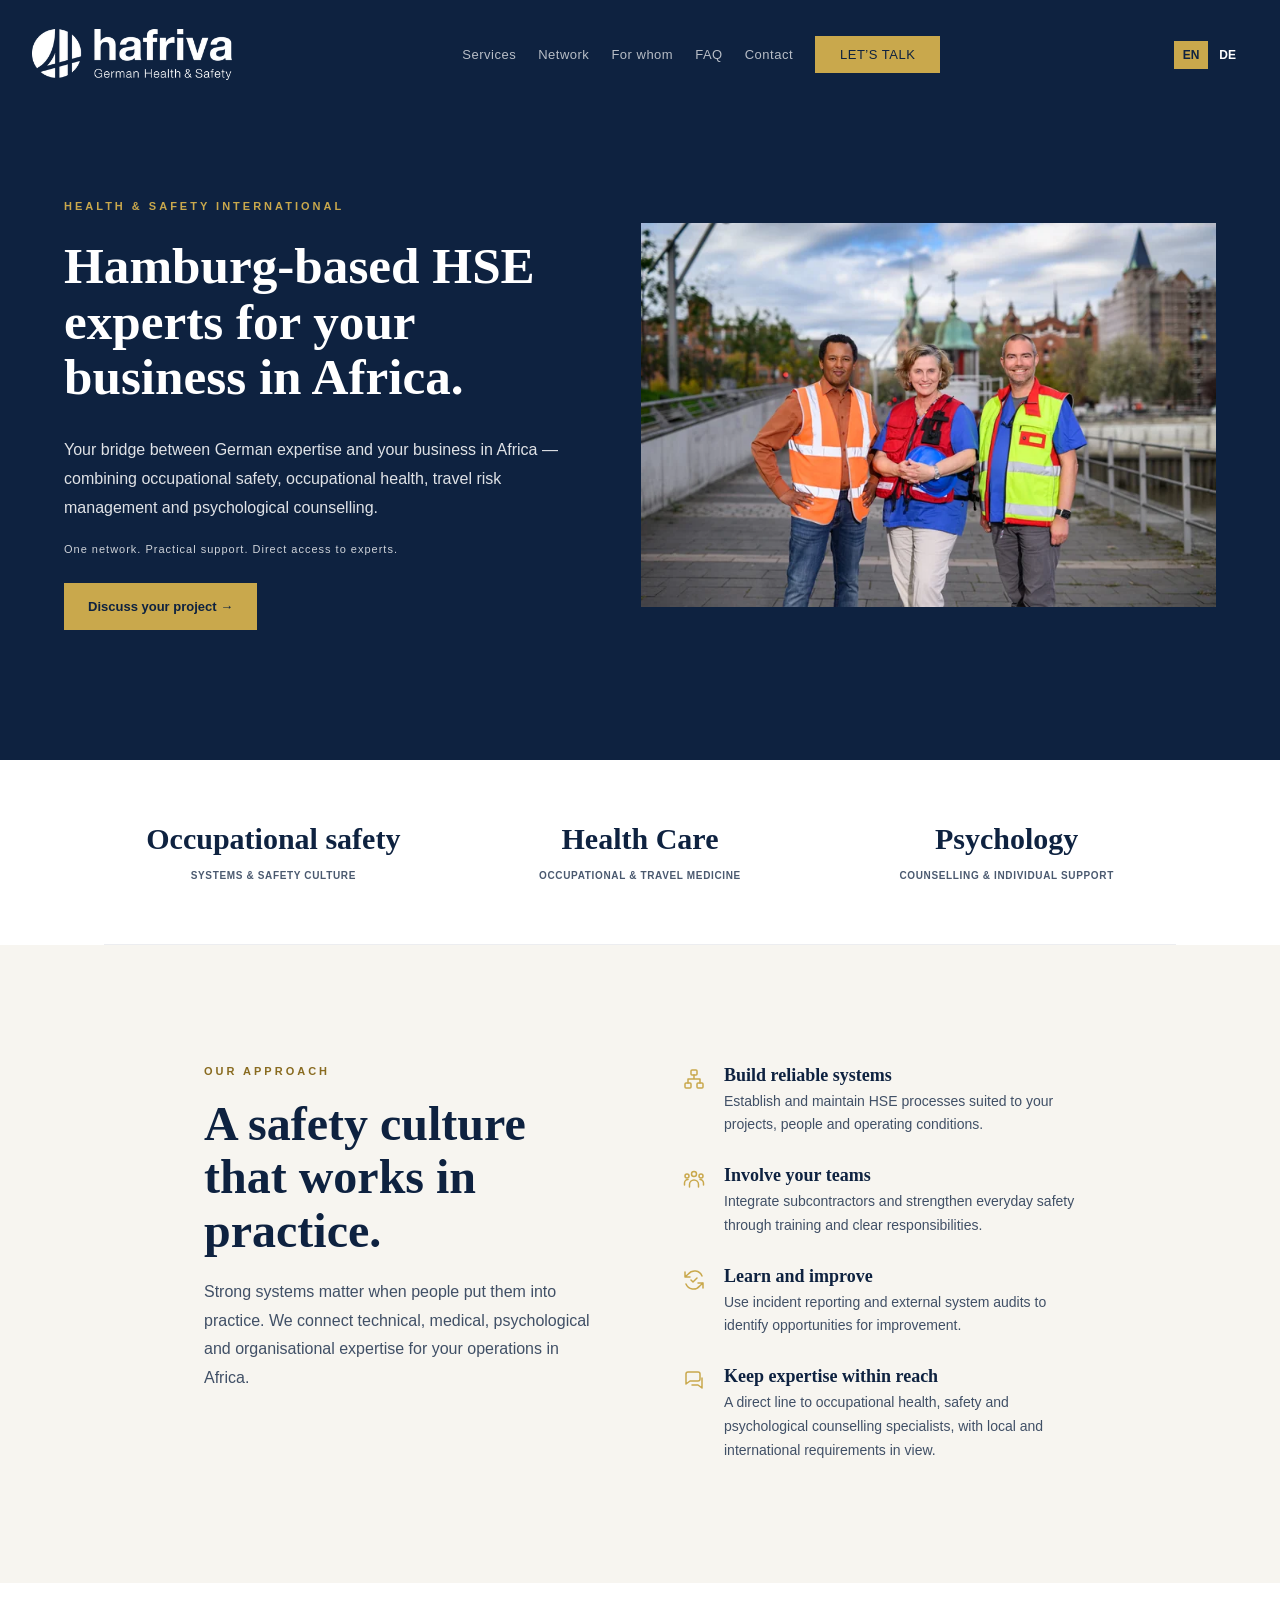
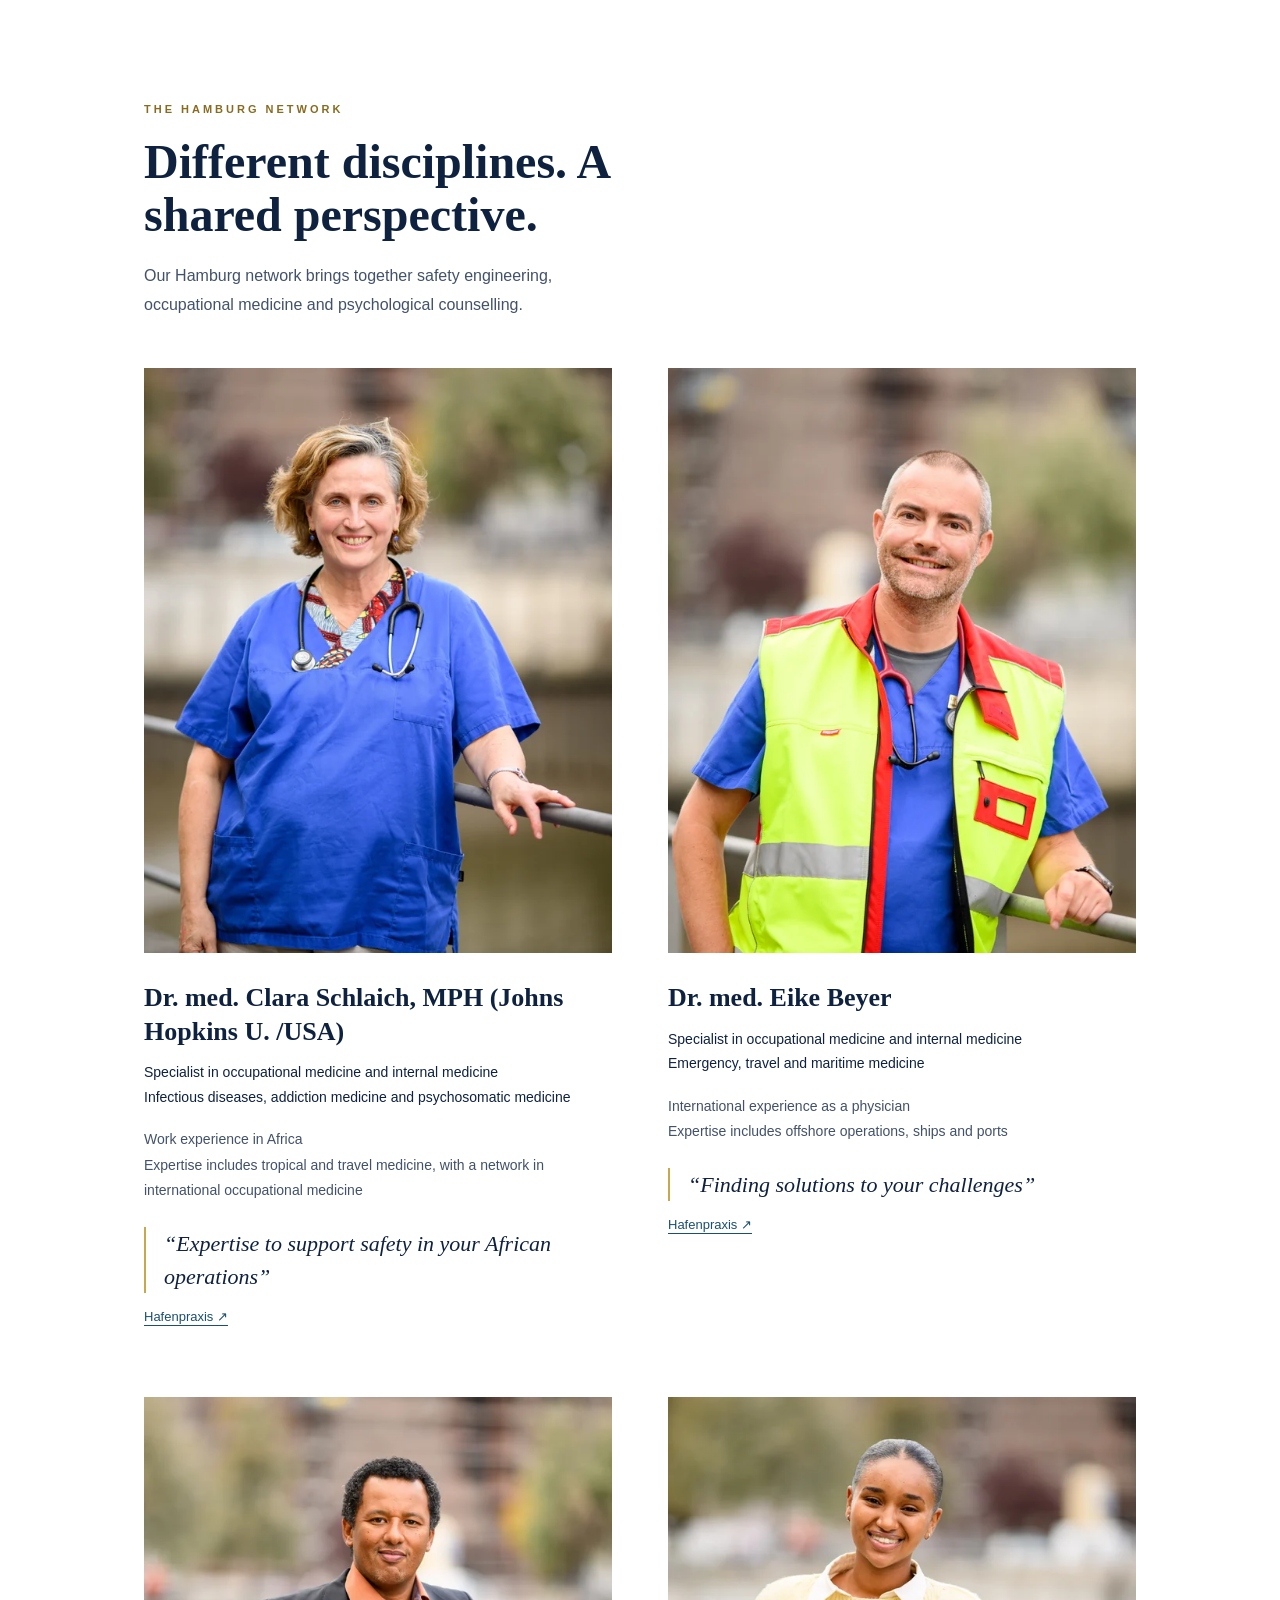
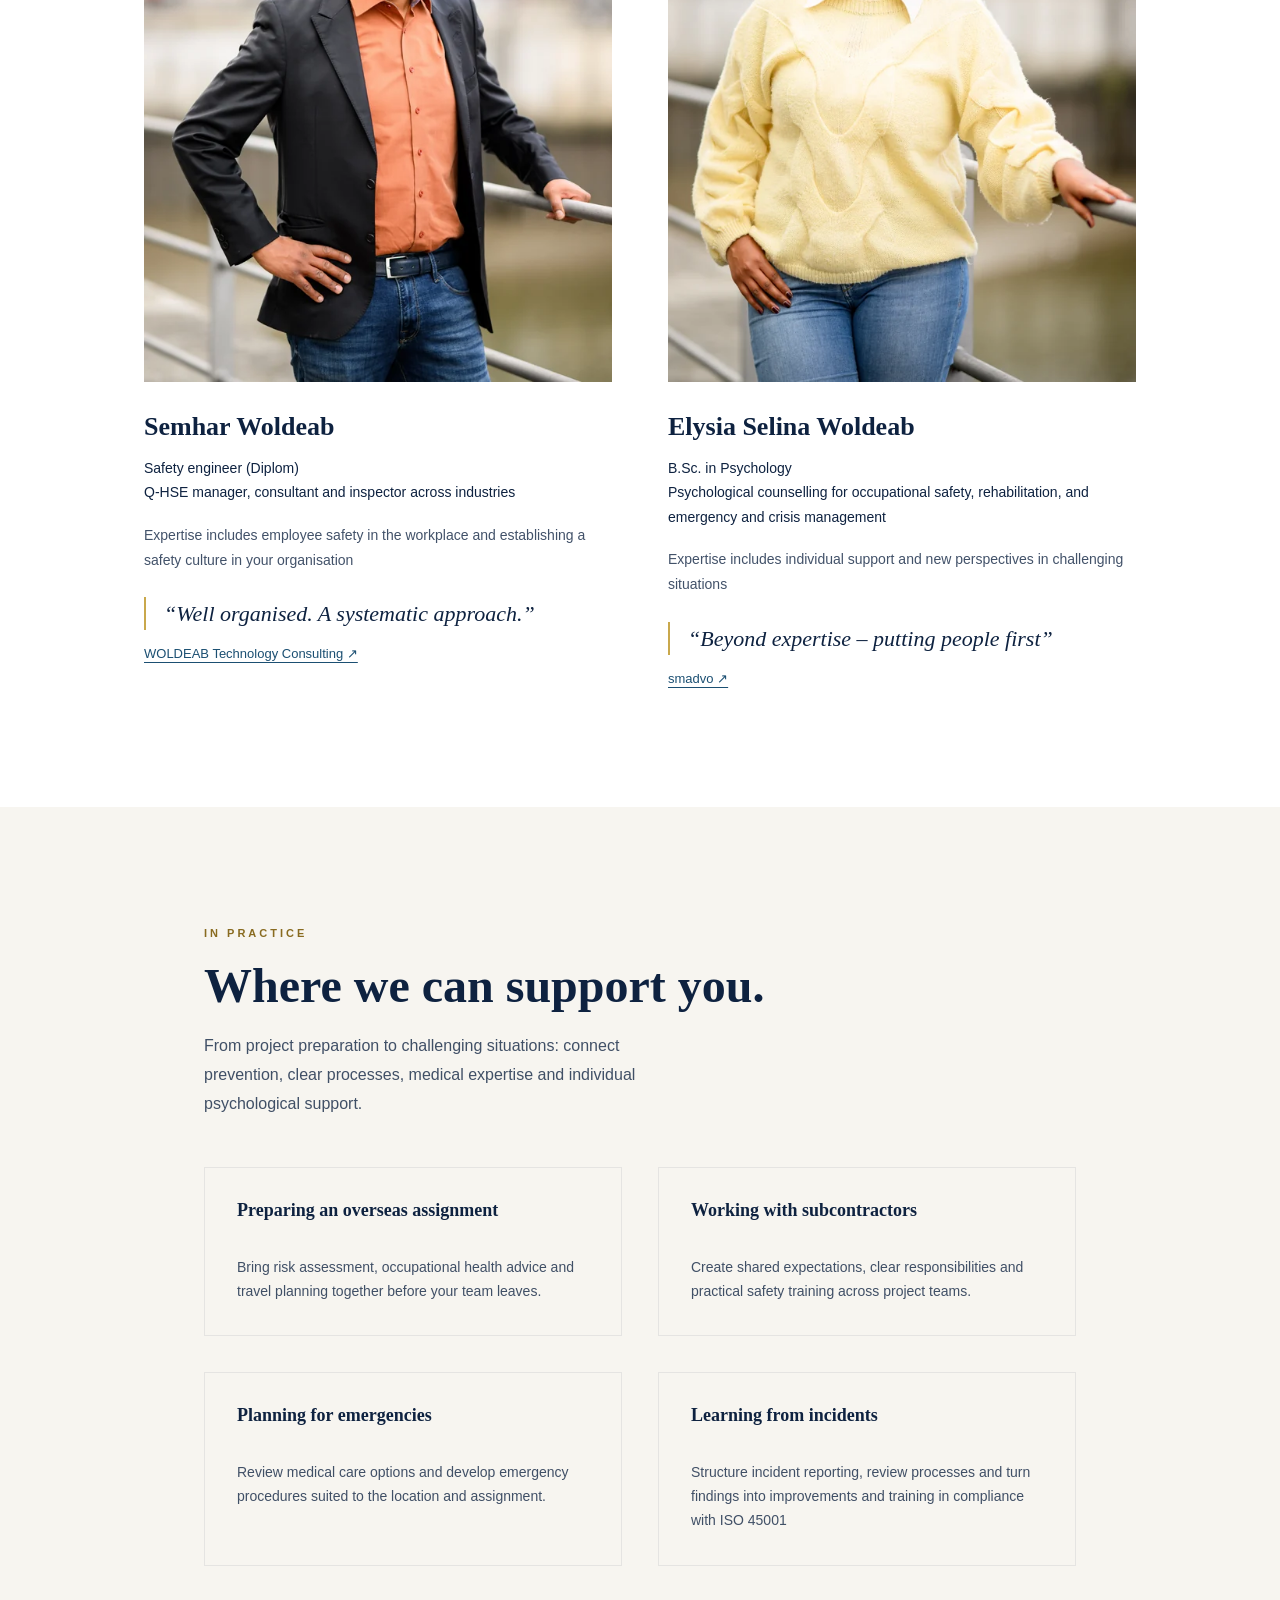
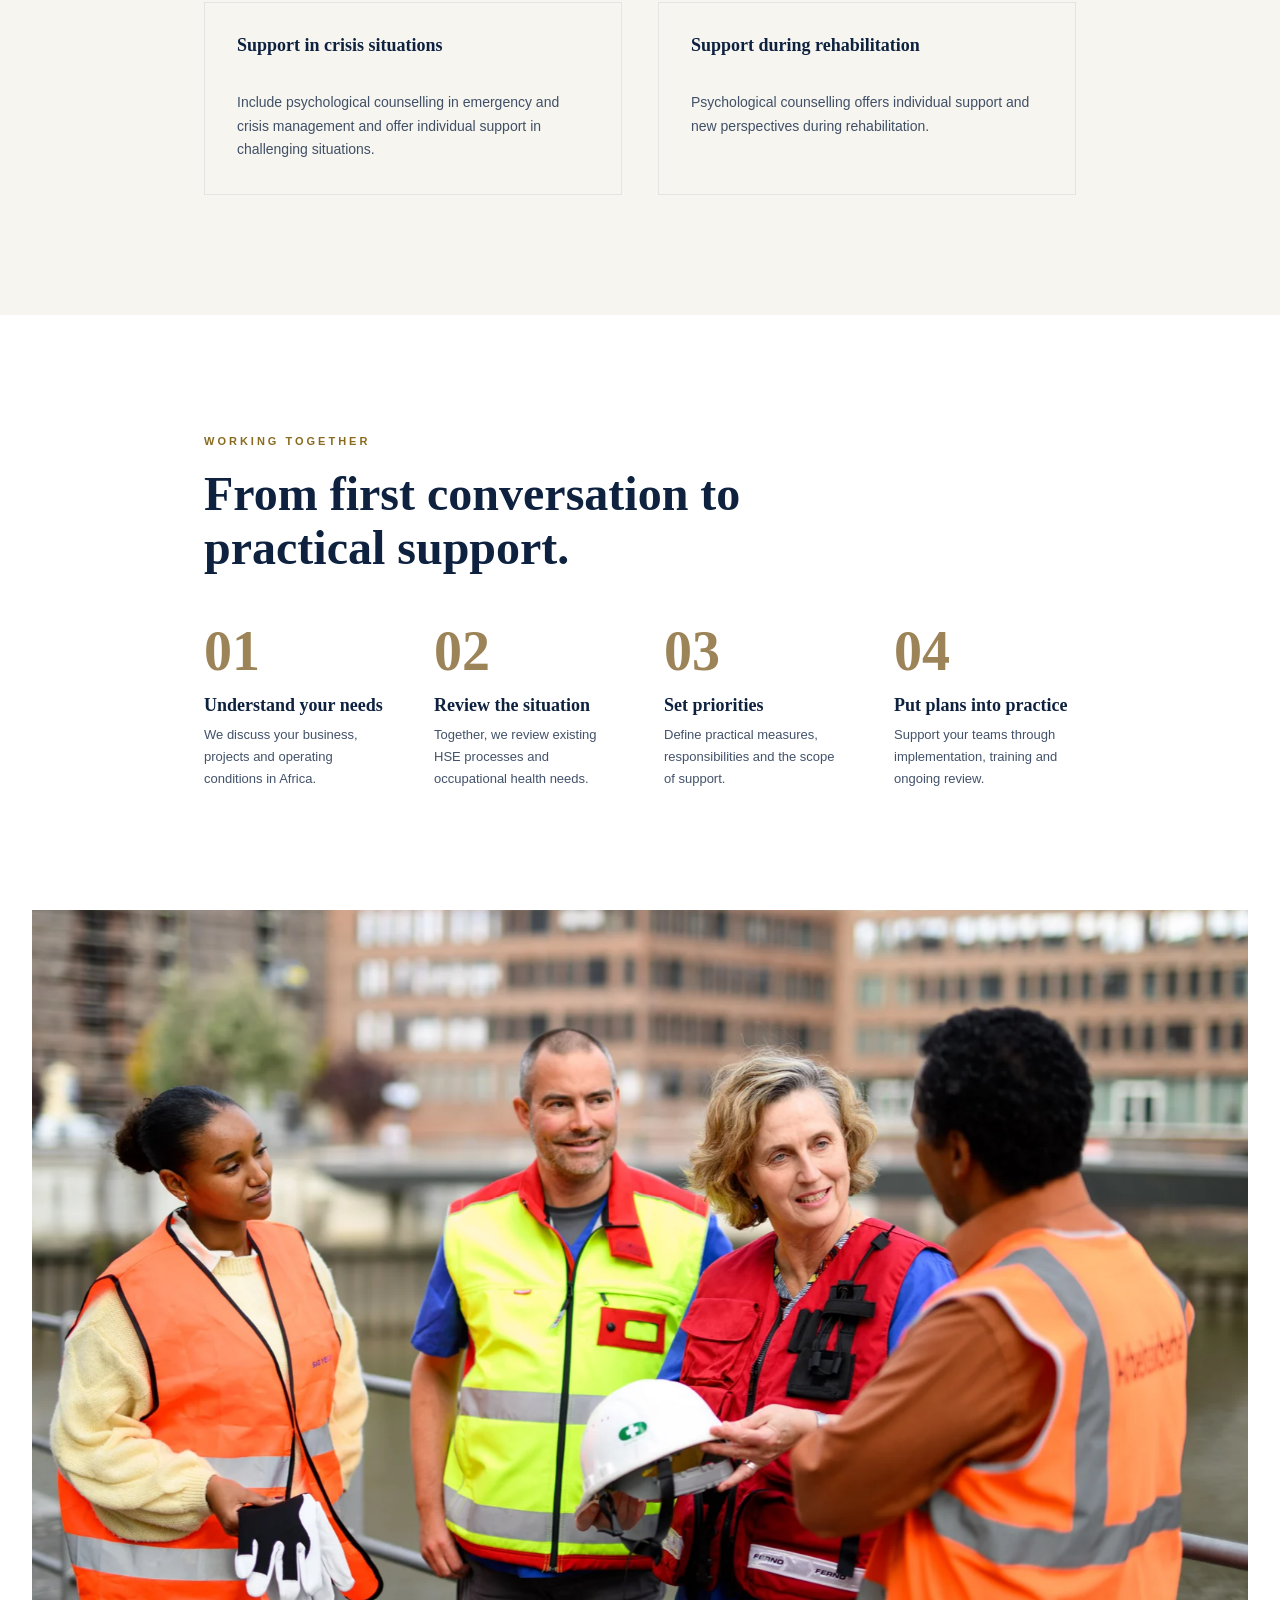
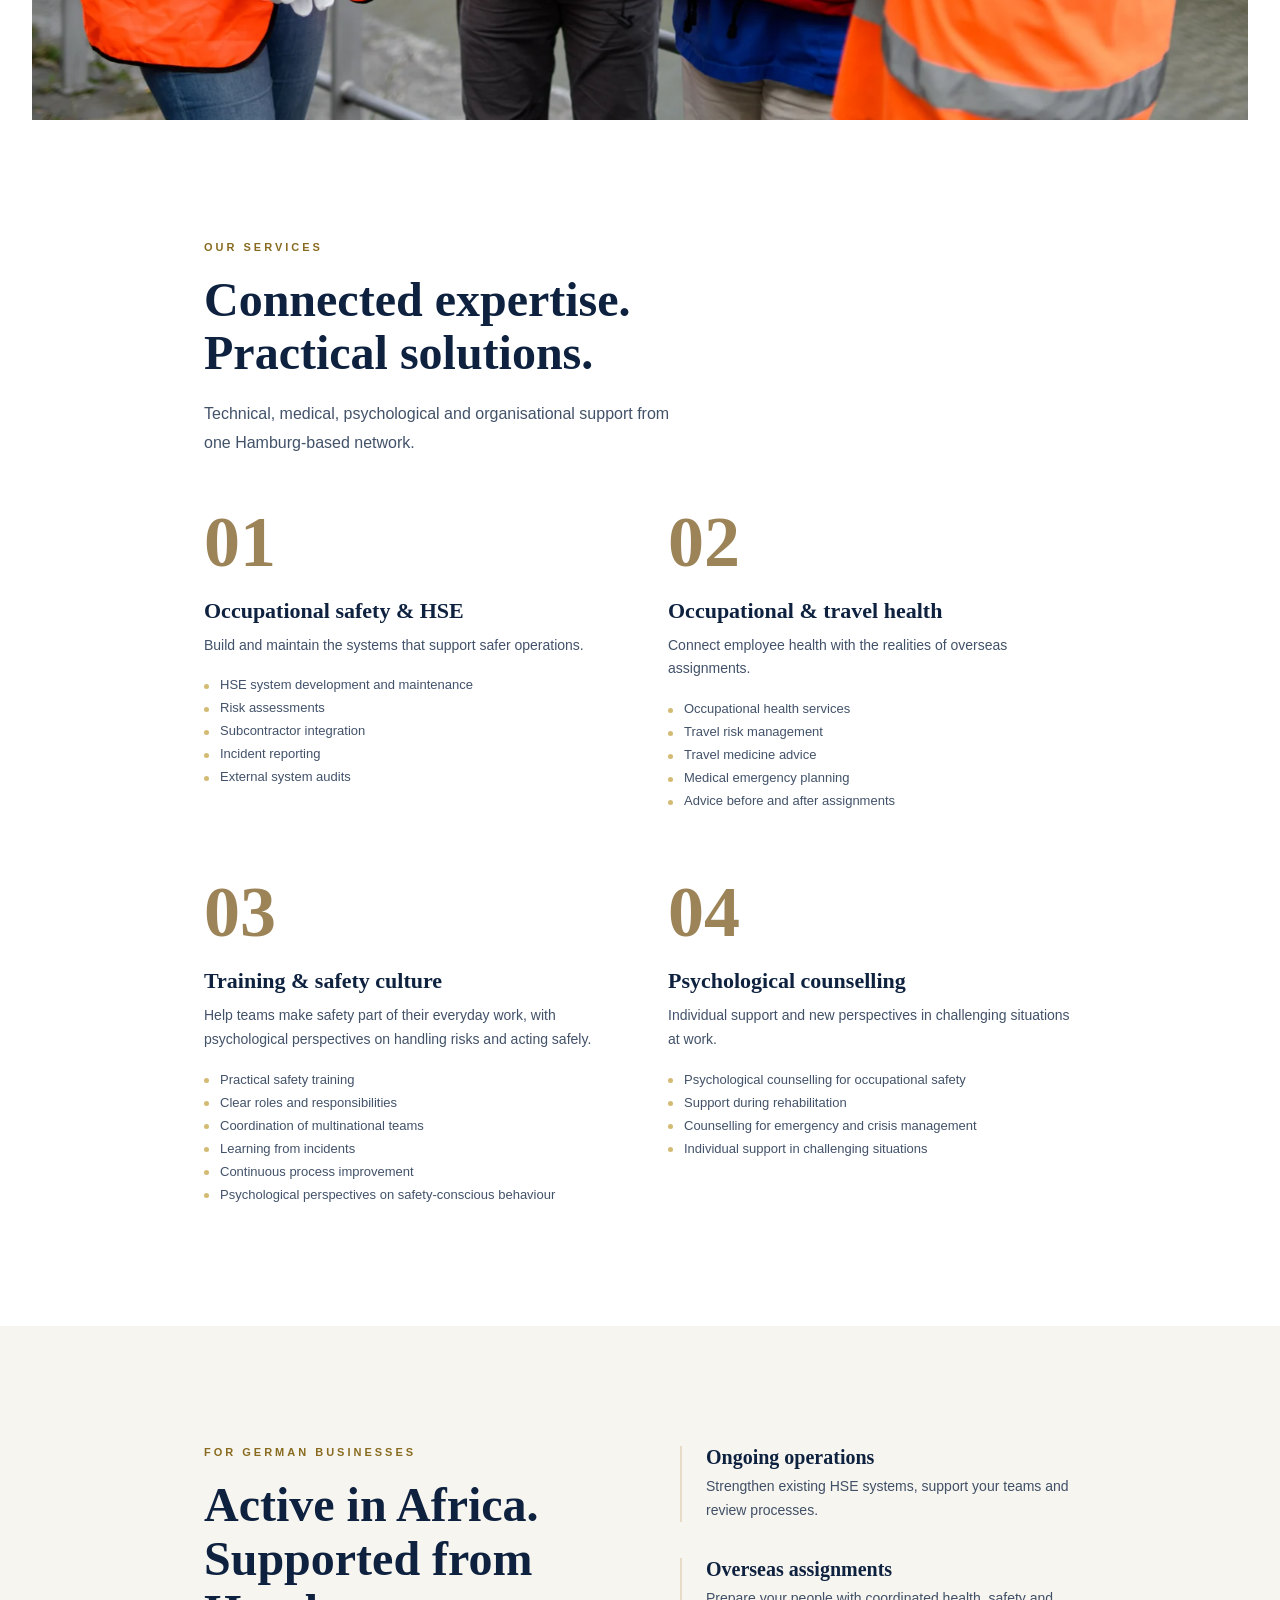
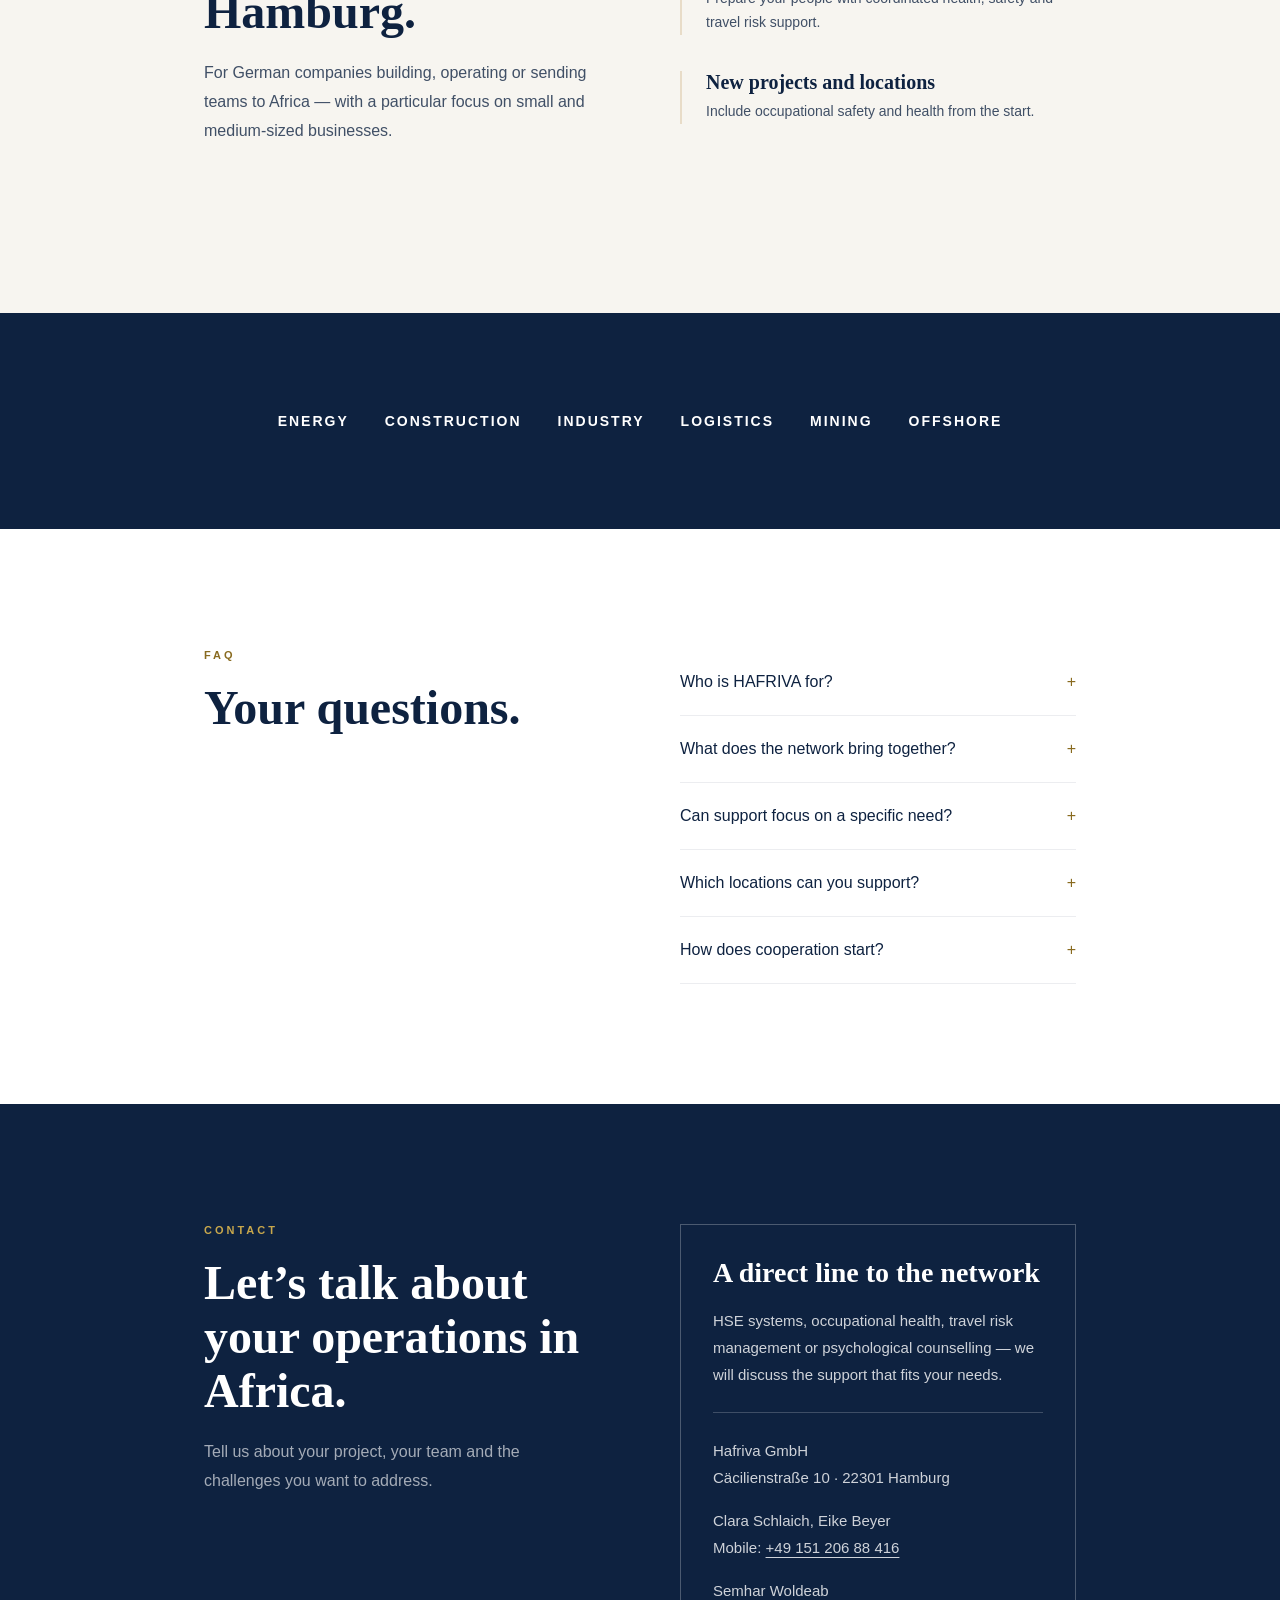
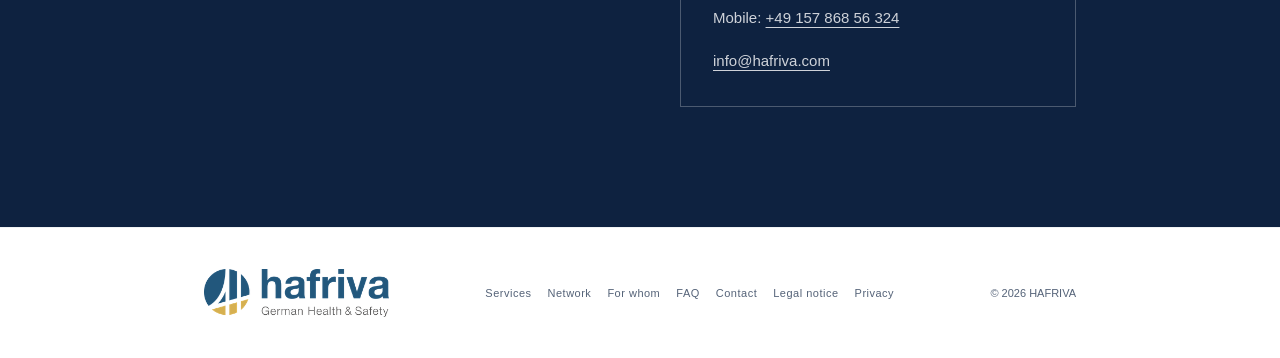
<file: index.html>
<!DOCTYPE html>
<html lang="en">
<head>
<meta charset="UTF-8">
<meta name="viewport" content="width=device-width, initial-scale=1.0">
<meta name="referrer" content="no-referrer">
<title>HAFRIVA – Hamburg-based HSE experts for Africa</title>
<meta name="description" content="Hamburg-based network supporting German businesses in Africa with HSE, occupational health, travel risk management, psychological counselling and training.">
<meta property="og:type" content="website">
<meta property="og:site_name" content="HAFRIVA">
<meta property="og:title" content="HAFRIVA – Hamburg-based HSE experts for Africa" data-meta-i18n="document.title">
<meta property="og:description" content="Hamburg-based network supporting German businesses in Africa with HSE, occupational health, travel risk management, psychological counselling and training." data-meta-i18n="document.description">
<meta name="twitter:card" content="summary">
<meta name="twitter:title" content="HAFRIVA – Hamburg-based HSE experts for Africa" data-meta-i18n="document.title">
<meta name="twitter:description" content="Hamburg-based network supporting German businesses in Africa with HSE, occupational health, travel risk management, psychological counselling and training." data-meta-i18n="document.description">
<style id="critical-css">:root{--navy:#0E2240;--royal:#1B4F72;--gold:#C9A84C;--gold-ink:#896B20;--number-ink:#9C8458;--beige:#E8DCC8;--cream:#F7F5F0;--white:#FFFFFF}*{margin:0;padding:0;box-sizing:border-box}body{font-family:"Inter",sans-serif;overflow-x:hidden}.container{max-width:1000px;margin:0 auto;padding:0 64px}.nav{position:fixed;top:0;left:0;right:0;z-index:100;padding:28px 0;transition:all 0.4s}.nav-inner{margin:0 auto;display:flex;align-items:center;justify-content:space-between;max-width:1280px;gap:24px;padding:0 32px}.nav.scrolled{background:rgba(255,255,255,0.97);backdrop-filter:blur(12px);padding:18px 0}.nav-brand{display:flex;align-items:center;gap:10px;text-decoration:none;flex-shrink:0}.nav-links{display:flex;align-items:center;gap:22px}.nav-links a{text-decoration:none;color:var(--white);font-size:13px;font-weight:500;letter-spacing:0.5px;opacity:0.7;transition:all 0.3s}.nav-links a:hover{opacity:1}.nav.scrolled .nav-links a{color:var(--navy)}.nav-cta{background:var(--gold);border:1.5px solid var(--gold);padding:10px 24px;font-size:12px;font-weight:600;letter-spacing:1px;text-transform:uppercase;cursor:pointer;transition:all 0.3s;white-space:nowrap;text-decoration:none}.nav-links .nav-cta{opacity:1;color:var(--navy)}.nav-cta:hover{background:transparent;border-color:var(--white);color:var(--white)}.nav.scrolled .nav-cta{background:var(--gold);border-color:var(--gold);color:var(--navy)}.nav.scrolled .nav-cta:hover{background:transparent;border-color:var(--navy);color:var(--navy)}.hamburger{display:none;background:none;border:none;cursor:pointer}.hamburger span{display:block;width:22px;height:1.5px;margin:5px 0;background:white}.hero{display:flex;position:relative;padding:0;background:var(--navy);min-height:760px;align-items:center}.hero-text{position:relative;text-align:left;max-width:900px;min-width:0}.hero-eyebrow{font-size:11px;font-weight:600;letter-spacing:3px;text-transform:uppercase;color:var(--gold);display:flex;align-items:center;gap:12px;justify-content:flex-start;margin-bottom:26px;text-shadow:none}.hero h1{font-family:"Playfair Display",serif;font-weight:700;color:var(--white);margin:0 0 32px;max-width:700px;line-height:1.08;font-size:clamp(40px,4vw,58px)}.hero-desc{line-height:1.8;margin-bottom:20px;text-align:left;max-width:600px;color:rgba(255,255,255,.87);font-size:16px}.hero-standards{font-size:11px;font-weight:500;color:rgba(255,255,255,.8);letter-spacing:1px;margin-bottom:28px}.competency-strip{padding:60px 0;border-bottom:1px solid rgba(14,34,64,0.08);display:grid;grid-template-columns:repeat(3,minmax(0,1fr));gap:28px;scroll-margin-top:100px}.competency-item{text-align:center}.competency-title{font-family:"Playfair Display",serif;font-weight:700;color:var(--navy);font-size:clamp(24px,2.5vw,30px);line-height:1.25}.competency-subtitle{font-weight:600;text-transform:uppercase;overflow-wrap:break-word;opacity:.75;font-size:10px;letter-spacing:.65px;line-height:1.6;margin-top:10px;hyphens:none;text-wrap:balance}.section{padding:120px 0}.eyebrow{font-size:11px;font-weight:600;letter-spacing:3px;text-transform:uppercase;margin-bottom:20px;display:flex;align-items:center;gap:12px}.section-title{font-family:"Playfair Display",serif;font-size:48px;line-height:1.12;margin-bottom:20px;max-width:560px;font-weight:700}.section-desc{font-size:16px;line-height:1.8;max-width:480px;margin-bottom:48px}.approach-section{padding:120px 0}.approach-layout{display:grid;grid-template-columns:1fr 1fr;gap:80px;align-items:start}.approach-items{display:flex;flex-direction:column;gap:28px}.approach-item{display:flex;gap:16px;align-items:flex-start}.approach-item .approach-icon{flex-shrink:0;width:28px;height:28px;display:flex;align-items:center;justify-content:center;font-size:14px}.approach-icon svg{display:block;width:24px;height:24px}.approach-item h3{font-family:"Playfair Display",serif;font-size:18px;font-weight:700;margin-bottom:4px}.approach-item p{font-size:14px;line-height:1.7}.team-layout{display:grid;grid-template-columns:repeat(2,minmax(0,1fr));gap:72px 56px}.team-member{position:relative}.team-photo{margin-bottom:28px;position:relative;display:block;width:100%;height:auto;aspect-ratio:4/5;object-fit:cover}.team-member h3{font-family:"Playfair Display",serif;font-weight:700;margin-bottom:12px;font-size:26px;line-height:1.3}.team-member p{font-size:14px;line-height:1.8}.cases-section{padding:120px 0}.cases-section .section-title{max-width:100%;text-wrap:balance}.cases-layout{display:grid;grid-template-columns:repeat(2,1fr);gap:36px;margin-top:48px}.case-card{padding:32px;border:1px solid rgba(14,34,64,0.08);display:flex;flex-direction:column}.case-card h3{font-family:"Playfair Display",serif;font-size:18px;font-weight:700;margin-bottom:8px;min-height:48px}.case-card p{font-size:14px;line-height:1.7}.process-layout{list-style:none;display:grid;grid-template-columns:repeat(4,1fr);gap:48px;margin-top:48px}.process-step{position:relative}.process-number{font-family:"Playfair Display",serif;font-size:56px;font-weight:700;line-height:1;margin-bottom:16px}.process-step h3{font-family:"Playfair Display",serif;font-size:18px;font-weight:700;margin-bottom:8px}.process-step p{font-size:13px;line-height:1.7}.images-row{grid-template-columns:2fr 1fr;gap:0;display:block;max-width:1400px;margin:0 auto;padding:0 32px}.images-row .img-block{position:relative;overflow:hidden;height:auto;aspect-ratio:3/2}.images-row .img-block .parallax-image{position:absolute;left:0;right:0;top:-6%;height:112%;width:100%;object-fit:cover;object-position:center}.pillars-layout{display:grid;grid-template-columns:repeat(2,minmax(0,1fr));gap:64px 56px}.pillar{position:relative}.pillar-num{font-family:"Playfair Display",serif;font-size:72px;font-weight:700;line-height:1;margin-bottom:20px}.pillar h3{font-family:"Playfair Display",serif;font-size:22px;font-weight:700;margin-bottom:10px}.pillar p{font-size:14px;line-height:1.7;margin-bottom:16px}.pillar ul{list-style:none}.pillar ul li{font-size:13px;padding:4px 0 4px 16px;position:relative}.pillar ul li::before{content:"";position:absolute;left:0;top:0.8em;width:5px;height:5px}.audience-layout{display:grid;grid-template-columns:1fr 1fr;gap:80px;align-items:start}.audience-items{display:flex;flex-direction:column;gap:36px}.audience-item{padding-left:24px;border-left:2px solid var(--beige)}.audience-item h3{font-family:"Playfair Display",serif;font-size:20px;font-weight:700;margin-bottom:6px}.audience-item p{font-size:14px;line-height:1.7}.industries-section{padding:100px 0}.industries{display:flex;justify-content:center;flex-wrap:wrap;gap:36px}.industry-label{font-size:14px;font-weight:600;letter-spacing:2px;text-transform:uppercase}.faq-layout{display:grid;grid-template-columns:1fr 1fr;gap:80px;align-items:start}.faq-item{border-bottom:1px solid rgba(14,34,64,0.08)}.faq-question{display:flex;justify-content:space-between;align-items:center;padding:24px 0;font-size:16px;font-weight:500}.faq-answer{overflow:hidden;max-height:none}.faq-answer p{font-size:14px;line-height:1.8;padding-bottom:24px}.contact-section{padding:120px 0;position:relative;overflow:hidden}.contact-layout{display:grid;grid-template-columns:1fr 1fr;gap:80px;align-items:start}.footer{padding:40px 0;border-top:1px solid rgba(14,34,64,0.06)}.footer-inner{display:flex;justify-content:space-between;align-items:center;gap:24px}.footer-brand{display:flex;align-items:center;gap:8px}.footer-links{display:flex;flex-wrap:wrap;justify-content:center;gap:16px}.footer-links a{font-size:11px;letter-spacing:0.5px}.footer-copy{font-size:11px}.reveal{opacity:1;transform:none}.motion-enabled .reveal{opacity:0;transform:translateY(48px)}.motion-enabled .reveal.visible{opacity:1;transform:translateY(0);transition:opacity 1.8s ease-out,transform 1.8s ease-out}.motion-enabled .reveal.visible.reveal-delay-1{transition-delay:0.25s}.motion-enabled .reveal.visible.reveal-delay-2{transition-delay:0.5s}.motion-enabled .reveal.visible.reveal-delay-3{transition-delay:0.75s}.approach-layout>*,.team-layout>*,.cases-layout>*,.process-layout>*,.pillars-layout>*,.audience-layout>*,.faq-layout>*,.contact-layout>*,.competency-strip>*{min-width:0}h1,h2,h3,p,li{overflow-wrap:break-word}.nav-tools{display:flex;align-items:center;gap:20px}.language-switch{display:flex;gap:2px;border:0;padding:3px;color:white}.language-switch button{font:600 12px Inter,sans-serif;padding:7px 9px;border:0;background:transparent;color:inherit;cursor:pointer}.language-switch button[aria-pressed="true"]{background:var(--gold);color:var(--navy)}.nav.scrolled .language-switch{color:var(--navy)}.nav.scrolled .hamburger span{background:var(--navy)}.hero-inner{display:grid;grid-template-columns:minmax(0,.95fr) minmax(0,1.05fr);gap:56px;align-items:center;min-height:760px;padding:170px 0 100px}.hero-action{display:inline-block;background:var(--gold);color:var(--navy);padding:16px 24px;font-size:13px;font-weight:600;text-decoration:none}.team-link{display:inline-block;margin-top:16px;font-size:13px}.contact-card{border:1px solid rgba(255,255,255,.25);padding:32px}.contact-card h3{font:700 28px "Playfair Display",serif;margin-bottom:18px}.contact-card p{font-size:15px;line-height:1.8}.contact-details{margin-top:24px;padding-top:24px;border-top:1px solid rgba(255,255,255,.2)}.contact-person{margin-top:16px;margin-bottom:16px}.contact-details a{overflow-wrap:anywhere}.legal-dialog{margin:auto;width:calc(100% - 32px);max-width:720px;max-height:calc(100dvh - 64px);overflow:auto;overscroll-behavior:contain;border:0;padding:0}body:has(.legal-dialog[open]){overflow:hidden}.legal-toolbar{position:sticky;top:0;z-index:1;display:flex;align-items:center;justify-content:space-between;gap:16px;padding:28px clamp(24px,4vw,48px) 20px;border-bottom:1px solid rgba(14,34,64,.1)}.legal-toolbar h2{min-width:0;hyphens:auto;overflow-wrap:anywhere;font:700 clamp(28px,4vw,38px)/1.15 "Playfair Display",serif}.legal-toolbar form{flex-shrink:0}.legal-close{display:grid;width:44px;height:44px;padding:0;border:0}.legal-close svg{display:block}.legal-content{padding:8px clamp(24px,4vw,48px) 40px;overflow-wrap:anywhere}.legal-content h3{margin-top:28px;margin-bottom:10px;font:700 20px/1.4 "Playfair Display",serif}.legal-content p,.legal-content dd{font-size:14px;line-height:1.85;white-space:pre-line}.legal-content dt{margin-top:16px;margin-bottom:4px;font-size:14px;font-weight:600}.faq-item summary{list-style:none}.faq-item summary::-webkit-details-marker{display:none}.faq-item summary::after{content:"+";margin-left:18px}section[id]{scroll-margin-top:100px}.skip-link{position:fixed;left:16px;top:-100px;z-index:200;background:white;padding:12px;color:var(--navy)}.skip-link:focus{top:12px}.nav-brand img{display:block;width:200px;height:auto;filter:brightness(0) invert(1);transition:filter .3s}.nav.scrolled .nav-brand img{filter:none}.footer-brand img{display:block;width:185px;height:auto}.hero>.container{width:100%;position:relative;max-width:1440px;padding:0 64px}.hero-photo{min-width:0;position:relative;margin:0;aspect-ratio:3 / 2}.hero-photo img{display:block;width:100%;height:auto;aspect-ratio:3/2}.team-container{max-width:1120px}.team-member .profile-qualification{white-space:pre-line;font-size:14px;line-height:1.75;margin-bottom:18px}.team-member .profile-expertise{white-space:pre-line;margin-bottom:24px}.profile-quote{margin:0;border-left:2px solid var(--gold);padding-left:18px;font:italic 22px/1.5 "Playfair Display",serif}#psychologische-beratung{scroll-margin-top:120px}.competency-container{max-width:1200px}.motion-enabled .reveal:focus-within,.motion-enabled .reveal.visible:focus-within{opacity:1;transform:none;transition:none;transition-delay:0s}@media (max-width:1100px){.nav{padding:18px 0}.nav-links{display:none}.hamburger{display:block;width:44px;height:44px;flex-shrink:0}.nav-links.open{display:flex;flex-direction:column;position:absolute;top:100%;left:0;right:0;background:white;padding:24px 32px;box-shadow:0 10px 20px #0001;max-height:calc(100svh - 90px);overflow-y:auto;overscroll-behavior:contain;gap:8px}.nav-links.open .nav-cta:hover{background:var(--beige)}.hero>.container{padding:0 32px}.hero-inner{grid-template-columns:1fr;gap:40px;min-height:0;padding:150px 0 64px}.hero{min-height:0}.hero-text{max-width:760px}.hero h1{max-width:760px;font-size:clamp(40px,5.5vw,58px)}.hero-photo{width:100%;max-width:800px}.language-switch button{min-width:44px;min-height:44px}.hamburger span{margin:5px auto}.nav-tools{gap:8px}.nav-links.open a{color:var(--navy);opacity:1;display:flex;align-items:center;justify-content:center;min-height:44px}.team-link,.footer-links a{display:inline-flex;align-items:center;min-height:44px}}@media (max-width:1024px){.container{padding:0 32px}.approach-layout,.audience-layout,.faq-layout,.contact-layout,.cases-layout,.process-layout{grid-template-columns:1fr;gap:48px}.section{padding:80px 0}.section-title{font-size:36px}.images-row{grid-template-columns:1fr}.industries{flex-wrap:wrap;gap:24px}.nav-links.open{border-bottom:1px solid rgba(14,34,64,0.08)}.footer-inner{flex-direction:column;gap:20px;text-align:center}.footer-links{justify-content:center;flex-wrap:wrap}.approach-section,.cases-section{padding:80px 0}}@media (min-width:601px) and (max-width:1024px){.team-layout{grid-template-columns:repeat(2,minmax(0,1fr));gap:56px 32px}}@media (max-width:900px){.competency-strip{grid-template-columns:1fr;gap:30px;padding:40px 0}.competency-title{font-size:30px}.competency-subtitle{margin-top:6px}}@media (max-width:600px){.container{padding:0 24px}.pillar-num{font-size:56px}.section{padding:60px 0}.contact-section{padding:80px 0}.nav-inner{padding:0 20px;gap:10px}.language-switch button{padding:6px}.hero-inner{padding:112px 0 56px;gap:32px}.contact-card{padding:24px}.nav-brand img{width:145px}.hero>.container{padding:0 24px}.hero h1{font-size:clamp(34px,8.5vw,46px);margin-bottom:24px}.hero-desc{font-size:15px;margin-bottom:16px}.hero-eyebrow{font-size:9px;letter-spacing:2px;margin-bottom:20px}.hero-standards{line-height:1.7;margin-bottom:20px}.images-row{padding:0 16px}.team-layout{grid-template-columns:1fr;gap:56px}.team-photo{max-width:none}.team-member h3{font-size:25px}.pillars-layout{grid-template-columns:1fr;gap:48px}.case-card{padding:24px}.case-card h3{min-height:0;margin-bottom:14px}.profile-quote{font-size:20px}}@media (max-width:360px){.nav-brand img{width:120px}}@media (prefers-reduced-motion:reduce){html{scroll-behavior:auto}.motion-enabled .reveal{opacity:1;transform:none}.parallax-image{transform:none !important}*,*::before,*::after{transition:none !important;animation:none !important}}.visually-hidden{position:absolute;width:1px;height:1px;padding:0;margin:-1px;overflow:hidden;clip-path:inset(50%);white-space:nowrap;border:0}</style>
<link rel="preload" as="image" type="image/webp" href="images/shooting-2026/team-hamburg-1200.webp" imagesrcset="images/shooting-2026/team-hamburg-360.webp 360w, images/shooting-2026/team-hamburg-480.webp 480w, images/shooting-2026/team-hamburg-720.webp 720w, images/shooting-2026/team-hamburg-1200.webp 1200w, images/shooting-2026/team-hamburg-1800.webp 1800w, images/shooting-2026/team-hamburg-2400.webp 2400w" imagesizes="(max-width:600px) calc(100vw - 48px), (max-width:864px) calc(100vw - 64px), (max-width:1100px) 800px, (max-width:1440px) calc(52.5vw - 96.6px), 660px" fetchpriority="high">
<link rel="preload" href="website/styles/site.min.css?v=20261103-contact-location" as="style" onload="this.onload=null;this.rel='stylesheet'">
<link rel="preload" href="website/styles/fonts.css?v=20261103-privacy-release" as="style" onload="this.onload=null;this.rel='stylesheet'">
<noscript>
<link rel="stylesheet" href="website/styles/site.min.css?v=20261103-contact-location">
<link rel="stylesheet" href="website/styles/fonts.css?v=20261103-privacy-release">
</noscript>
<script defer src="website/scripts/reload.js"></script>
<script type="module" src="website/scripts/main.js?v=20261103-iso-cache"></script>
<link rel="modulepreload" href="website/scripts/translations.js?v=20261103-iso-cache">
</head>
<body>
<a class="skip-link" href="#main">
<span data-i18n="navigation.skip">Skip to content</span>
</a>
<header>
<nav class="nav" id="nav" aria-label="Main navigation" data-aria-label-i18n="navigation.label">
<div class="nav-inner">
<a href="#main" class="nav-brand">
<img src="images/hafriva-logo-345.png" width="345" height="92" alt="HAFRIVA – home" decoding="async" loading="eager" data-alt-en="HAFRIVA – home" data-alt-de="HAFRIVA – Startseite" srcset="images/hafriva-logo-345.png 345w, images/hafriva-logo-690.png 690w" sizes="(max-width:360px) 120px, (max-width:600px) 145px, 200px">
</a>
<div class="nav-links" id="navLinks">
<a href="#leistungen">
<span data-i18n="navigation.services">Services</span>
</a>
<a href="#team">
<span data-i18n="navigation.network">Network</span>
</a>
<a href="#zielgruppe">
<span data-i18n="navigation.audience">For whom</span>
</a>
<a href="#faq">
<span data-i18n="navigation.faq">FAQ</span>
</a>
<a href="#kontakt">
<span data-i18n="navigation.contact">Contact</span>
</a>
<a class="nav-cta" href="#kontakt">
<span data-i18n="navigation.cta">Let’s talk</span>
</a>
</div>
<div class="nav-tools">
<div class="language-switch" role="group" aria-label="Choose language" data-aria-label-i18n="language.label">
<button type="button" data-lang="en" lang="en" aria-label="EN – English" aria-pressed="true">EN</button>
<button type="button" data-lang="de" lang="de" aria-label="DE – Deutsch" aria-pressed="false">DE</button>
</div>
<button type="button" class="hamburger" aria-label="Open menu" aria-controls="navLinks" aria-expanded="false">
<span>
</span>
<span>
</span>
<span>
</span>
</button>
</div>
</div>
</nav>
</header>
<main id="main" tabindex="-1">
<section class="hero" aria-labelledby="hero-title">
<div class="container">
<div class="hero-inner">
<div class="hero-text">
<div class="hero-eyebrow" data-i18n="hero.eyebrow">Health &amp; Safety International</div>
<h1 id="hero-title" data-i18n="hero.title">Hamburg-based HSE experts for your business in Africa.</h1>
<p class="hero-desc" data-i18n="hero.description">Your bridge between German expertise and your business in Africa — combining occupational safety, occupational health, travel risk management and psychological counselling.</p>
<div class="hero-standards" data-i18n="hero.summary">One network. Practical support. Direct access to experts.</div>
<a class="hero-action" href="#kontakt">
<span data-i18n="hero.cta">Discuss your project →</span>
</a>
</div>
<figure class="hero-photo reveal reveal-delay-1">
<img src="images/shooting-2026/team-hamburg-1200.webp" srcset="images/shooting-2026/team-hamburg-360.webp 360w, images/shooting-2026/team-hamburg-480.webp 480w, images/shooting-2026/team-hamburg-720.webp 720w, images/shooting-2026/team-hamburg-1200.webp 1200w, images/shooting-2026/team-hamburg-1800.webp 1800w, images/shooting-2026/team-hamburg-2400.webp 2400w" sizes="(max-width:600px) calc(100vw - 48px), (max-width:864px) calc(100vw - 64px), (max-width:1100px) 800px, (max-width:1440px) calc(52.5vw - 96.6px), 660px" width="1800" height="1200" fetchpriority="high" alt="The three HAFRIVA experts together in Hamburg" data-alt-en="The three HAFRIVA experts together in Hamburg" data-alt-de="Die drei HAFRIVA-Experten gemeinsam in Hamburg" decoding="async" loading="eager">
</figure>
</div>
</div>
</section>
<div class="container competency-container">
<div class="competency-strip reveal" id="kompetenzen">
<div class="competency-item">
<div class="competency-title" data-i18n="competencies.safety.title">Occupational safety</div>
<div class="competency-subtitle" data-i18n="competencies.safety.subtitle">Systems &amp; safety culture</div>
</div>
<div class="competency-item">
<div class="competency-title" data-i18n="competencies.medicine.title">Health Care</div>
<div class="competency-subtitle" data-i18n="competencies.medicine.subtitle">Occupational &amp; travel medicine</div>
</div>
<div class="competency-item">
<div class="competency-title" data-i18n="competencies.psychology.title">Psychology</div>
<div class="competency-subtitle" data-i18n="competencies.psychology.subtitle">Counselling &amp; individual support</div>
</div>
</div>
</div>
<section class="approach-section" id="ansatz" aria-labelledby="approach-title" tabindex="-1">
<div class="container">
<div class="approach-layout reveal">
<div>
<div class="eyebrow" data-i18n="approach.eyebrow">Our approach</div>
<h2 class="section-title" id="approach-title" data-i18n="approach.title">A safety culture that works in practice.</h2>
<p class="section-desc" data-i18n="approach.description">Strong systems matter when people put them into practice. We connect technical, medical, psychological and organisational expertise for your operations in Africa.</p>
</div>
<div class="approach-items">
<div class="approach-item">
<div class="approach-icon" aria-hidden="true"><svg xmlns="http://www.w3.org/2000/svg" width="24" height="24" viewBox="0 0 24 24" fill="none" stroke="currentColor" stroke-width="1.5" stroke-linecap="round" stroke-linejoin="round" aria-hidden="true" focusable="false"><rect x="9" y="3" width="6" height="5" rx="1"/><rect x="3" y="16" width="6" height="5" rx="1"/><rect x="15" y="16" width="6" height="5" rx="1"/><path d="M12 8v4M6 16v-4h12v4"/></svg></div>
<div>
<h3 data-i18n="approach.systems.title">Build reliable systems</h3>
<p data-i18n="approach.systems.description">Establish and maintain HSE processes suited to your projects, people and operating conditions.</p>
</div>
</div>
<div class="approach-item">
<div class="approach-icon" aria-hidden="true"><svg xmlns="http://www.w3.org/2000/svg" width="24" height="24" viewBox="0 0 24 24" fill="none" stroke="currentColor" stroke-width="1.5" stroke-linecap="round" stroke-linejoin="round" aria-hidden="true" focusable="false"><circle cx="12" cy="7" r="2.5"/><circle cx="5" cy="9" r="2"/><circle cx="19" cy="9" r="2"/><path d="M7.5 20v-2.5a4.5 4.5 0 0 1 9 0V20M2.5 18v-2a3.5 3.5 0 0 1 3.5-3.5M21.5 18v-2a3.5 3.5 0 0 0-3.5-3.5"/></svg></div>
<div>
<h3 data-i18n="approach.teams.title">Involve your teams</h3>
<p data-i18n="approach.teams.description">Integrate subcontractors and strengthen everyday safety through training and clear responsibilities.</p>
</div>
</div>
<div class="approach-item">
<div class="approach-icon" aria-hidden="true"><svg xmlns="http://www.w3.org/2000/svg" width="24" height="24" viewBox="0 0 24 24" fill="none" stroke="currentColor" stroke-width="1.5" stroke-linecap="round" stroke-linejoin="round" aria-hidden="true" focusable="false"><path d="M20 8a8 8 0 0 0-13.7-2L3 9m0-5v5h5M4 16a8 8 0 0 0 13.7 2l3.3-3m0 5v-5h-5M9 12l2 2 4-4"/></svg></div>
<div>
<h3 data-i18n="approach.learning.title">Learn and improve</h3>
<p data-i18n="approach.learning.description">Use incident reporting and external system audits to identify opportunities for improvement.</p>
</div>
</div>
<div class="approach-item">
<div class="approach-icon" aria-hidden="true"><svg xmlns="http://www.w3.org/2000/svg" width="24" height="24" viewBox="0 0 24 24" fill="none" stroke="currentColor" stroke-width="1.5" stroke-linecap="round" stroke-linejoin="round" aria-hidden="true" focusable="false"><path d="M6 4h10a2 2 0 0 1 2 2v5a2 2 0 0 1-2 2H8l-4 3V6a2 2 0 0 1 2-2ZM10 17h6l4 3V10"/></svg></div>
<div>
<h3 data-i18n="approach.expertise.title">Keep expertise within reach</h3>
<p data-i18n="approach.expertise.description">A direct line to occupational health, safety and psychological counselling specialists, with local and international requirements in view.</p>
</div>
</div>
</div>
</div>
</div>
</section>
<section class="section" id="team" aria-labelledby="team-title" tabindex="-1">
<div class="container team-container">
<div class="reveal">
<div class="eyebrow" data-i18n="team.eyebrow">The Hamburg network</div>
<h2 class="section-title" id="team-title" data-i18n="team.title">Different disciplines. A shared perspective.</h2>
<p class="section-desc" data-i18n="team.description">Our Hamburg network brings together safety engineering, occupational medicine and psychological counselling.</p>
</div>
<div class="team-layout">
<article class="team-member reveal">
<img class="team-photo" src="images/shooting-2026/clara-schlaich-800.webp" srcset="images/shooting-2026/clara-schlaich-400.webp 400w, images/shooting-2026/clara-schlaich-600.webp 600w, images/shooting-2026/clara-schlaich-800.webp 800w, images/shooting-2026/clara-schlaich-1200.webp 1200w, images/shooting-2026/clara-schlaich-1800.webp 1800w" sizes="(max-width:600px) calc(100vw - 48px), (max-width:1024px) calc(50vw - 48px), (max-width:1120px) calc(50vw - 92px), 468px" width="800" height="1000" alt="Portrait of Dr. med. Clara Schlaich" loading="lazy" decoding="async" data-alt-en="Portrait of Dr. med. Clara Schlaich" data-alt-de="Porträt von Dr. med. Clara Schlaich">
<h3 data-i18n="team.clara.name">Dr. med. Clara Schlaich, MPH (Johns Hopkins U. /USA)</h3>
<p class="profile-qualification" data-i18n="team.clara.qualification">Specialist in occupational medicine and internal medicine
Infectious diseases, addiction medicine and psychosomatic medicine</p>
<p class="profile-expertise" data-i18n="team.clara.expertise">Work experience in Africa
Expertise includes tropical and travel medicine, with a network in international occupational medicine</p>
<blockquote class="profile-quote" data-i18n="team.clara.quote">“Expertise to support safety in your African operations”</blockquote>
<a class="team-link" href="https://hafenpraxis-hamburg.de">Hafenpraxis ↗</a>
</article>
<article class="team-member reveal reveal-delay-1">
<img class="team-photo" src="images/shooting-2026/eike-beyer-800.webp" srcset="images/shooting-2026/eike-beyer-400.webp 400w, images/shooting-2026/eike-beyer-600.webp 600w, images/shooting-2026/eike-beyer-800.webp 800w, images/shooting-2026/eike-beyer-1200.webp 1200w, images/shooting-2026/eike-beyer-1800.webp 1800w" sizes="(max-width:600px) calc(100vw - 48px), (max-width:1024px) calc(50vw - 48px), (max-width:1120px) calc(50vw - 92px), 468px" width="800" height="1000" alt="Portrait of Dr. med. Eike Beyer" loading="lazy" decoding="async" data-alt-en="Portrait of Dr. med. Eike Beyer" data-alt-de="Porträt von Dr. med. Eike Beyer">
<h3 data-i18n="team.eike.name">Dr. med. Eike Beyer</h3>
<p class="profile-qualification" data-i18n="team.eike.qualification">Specialist in occupational medicine and internal medicine
Emergency, travel and maritime medicine</p>
<p class="profile-expertise" data-i18n="team.eike.expertise">International experience as a physician
Expertise includes offshore operations, ships and ports</p>
<blockquote class="profile-quote" data-i18n="team.eike.quote">“Finding solutions to your challenges”</blockquote>
<a class="team-link" href="https://hafenpraxis-hamburg.de">Hafenpraxis ↗</a>
</article>
<article class="team-member reveal">
<img class="team-photo" src="images/shooting-2026/semhar-woldeab-800.webp" srcset="images/shooting-2026/semhar-woldeab-400.webp 400w, images/shooting-2026/semhar-woldeab-600.webp 600w, images/shooting-2026/semhar-woldeab-800.webp 800w, images/shooting-2026/semhar-woldeab-1200.webp 1200w, images/shooting-2026/semhar-woldeab-1800.webp 1800w" sizes="(max-width:600px) calc(100vw - 48px), (max-width:1024px) calc(50vw - 48px), (max-width:1120px) calc(50vw - 92px), 468px" width="800" height="1000" alt="Portrait of Semhar Woldeab" loading="lazy" decoding="async" data-alt-en="Portrait of Semhar Woldeab" data-alt-de="Porträt von Semhar Woldeab">
<h3 data-i18n="team.semhar.name">Semhar Woldeab</h3>
<p class="profile-qualification" data-i18n="team.semhar.qualification">Safety engineer (Diplom)
Q-HSE manager, consultant and inspector across industries</p>
<p class="profile-expertise" data-i18n="team.semhar.expertise">Expertise includes employee safety in the workplace and establishing a safety culture in your organisation</p>
<blockquote class="profile-quote" data-i18n="team.semhar.quote">“Well organised. A systematic approach.”</blockquote>
<a class="team-link" href="https://www.woldeab-consulting.com">WOLDEAB Technology Consulting ↗</a>
</article>
<article class="team-member reveal reveal-delay-1">
<img class="team-photo" src="images/shooting-2026/elysia-selina-woldeab-800.webp" srcset="images/shooting-2026/elysia-selina-woldeab-400.webp 400w, images/shooting-2026/elysia-selina-woldeab-600.webp 600w, images/shooting-2026/elysia-selina-woldeab-800.webp 800w, images/shooting-2026/elysia-selina-woldeab-1200.webp 1200w, images/shooting-2026/elysia-selina-woldeab-1800.webp 1800w" sizes="(max-width:600px) calc(100vw - 48px), (max-width:1024px) calc(50vw - 48px), (max-width:1120px) calc(50vw - 92px), 468px" width="800" height="1000" alt="Portrait of Elysia Selina Woldeab" loading="lazy" decoding="async" data-alt-en="Portrait of Elysia Selina Woldeab" data-alt-de="Porträt von Elysia Selina Woldeab">
<h3 data-i18n="team.elysia.name">Elysia Selina Woldeab</h3>
<p class="profile-qualification" data-i18n="team.elysia.qualification">B.Sc. in Psychology
Psychological counselling for occupational safety, rehabilitation, and emergency and crisis management</p>
<p class="profile-expertise" data-i18n="team.elysia.expertise">Expertise includes individual support and new perspectives in challenging situations</p>
<blockquote class="profile-quote" data-i18n="team.elysia.quote">“Beyond expertise – putting people first”</blockquote>
<a class="team-link" href="https://www.smadvo.de/">smadvo ↗</a>
</article>
</div>
</div>
</section>
<section class="cases-section" id="faelle" aria-labelledby="scenarios-title" tabindex="-1" style="background:var(--cream)">
<div class="container">
<div class="reveal">
<div class="eyebrow" data-i18n="scenarios.eyebrow">In practice</div>
<h2 class="section-title" id="scenarios-title" data-i18n="scenarios.title">Where we can support you.</h2>
<p class="section-desc" data-i18n="scenarios.description">From project preparation to challenging situations: connect prevention, clear processes, medical expertise and individual psychological support.</p>
</div>
<div class="cases-layout">
<article class="case-card reveal">
<h3 data-i18n="scenarios.assignments.title">Preparing an overseas assignment</h3>
<p data-i18n="scenarios.assignments.description">Bring risk assessment, occupational health advice and travel planning together before your team leaves.</p>
</article>
<article class="case-card reveal reveal-delay-1">
<h3 data-i18n="scenarios.subcontractors.title">Working with subcontractors</h3>
<p data-i18n="scenarios.subcontractors.description">Create shared expectations, clear responsibilities and practical safety training across project teams.</p>
</article>
<article class="case-card reveal">
<h3 data-i18n="scenarios.emergencies.title">Planning for emergencies</h3>
<p data-i18n="scenarios.emergencies.description">Review medical care options and develop emergency procedures suited to the location and assignment.</p>
</article>
<article class="case-card reveal reveal-delay-1">
<h3 data-i18n="scenarios.incidents.title">Learning from incidents</h3>
<p data-i18n="scenarios.incidents.description">Structure incident reporting, review processes and turn findings into improvements and training in compliance with ISO 45001</p>
</article>
<article class="case-card reveal">
<h3 data-i18n="scenarios.crisis.title">Support in crisis situations</h3>
<p data-i18n="scenarios.crisis.description">Include psychological counselling in emergency and crisis management and offer individual support in challenging situations.</p>
</article>
<article class="case-card reveal reveal-delay-1">
<h3 data-i18n="scenarios.rehabilitation.title">Support during rehabilitation</h3>
<p data-i18n="scenarios.rehabilitation.description">Psychological counselling offers individual support and new perspectives during rehabilitation.</p>
</article>
</div>
</div>
</section>
<section class="section" id="zusammenarbeit" aria-labelledby="process-title" tabindex="-1">
<div class="container">
<div class="reveal">
<div class="eyebrow" data-i18n="process.eyebrow">Working together</div>
<h2 class="section-title" id="process-title" data-i18n="process.title">From first conversation to practical support.</h2>
</div>
<ol class="process-layout">
<li class="process-step reveal">
<div class="process-number" aria-hidden="true">01</div>
<h3 data-i18n="process.needs.title">Understand your needs</h3>
<p data-i18n="process.needs.description">We discuss your business, projects and operating conditions in Africa.</p>
</li>
<li class="process-step reveal reveal-delay-1">
<div class="process-number" aria-hidden="true">02</div>
<h3 data-i18n="process.review.title">Review the situation</h3>
<p data-i18n="process.review.description">Together, we review existing HSE processes and occupational health needs.</p>
</li>
<li class="process-step reveal reveal-delay-2">
<div class="process-number" aria-hidden="true">03</div>
<h3 data-i18n="process.priorities.title">Set priorities</h3>
<p data-i18n="process.priorities.description">Define practical measures, responsibilities and the scope of support.</p>
</li>
<li class="process-step reveal reveal-delay-3">
<div class="process-number" aria-hidden="true">04</div>
<h3 data-i18n="process.support.title">Put plans into practice</h3>
<p data-i18n="process.support.description">Support your teams through implementation, training and ongoing review.</p>
</li>
</ol>
</div>
</section>
<div class="images-row">
<div class="img-block">
<img class="parallax-image" src="images/shooting-2026/zusammenarbeit-1200.webp" srcset="images/shooting-2026/zusammenarbeit-360.webp 360w, images/shooting-2026/zusammenarbeit-480.webp 480w, images/shooting-2026/zusammenarbeit-720.webp 720w, images/shooting-2026/zusammenarbeit-1200.webp 1200w, images/shooting-2026/zusammenarbeit-1800.webp 1800w, images/shooting-2026/zusammenarbeit-2400.webp 2400w, images/shooting-2026/zusammenarbeit-3200.webp 3200w, images/shooting-2026/zusammenarbeit-4500.webp 4500w" sizes="(max-width:600px) calc(112vw - 35.84px), (max-width:1400px) calc(112vw - 71.68px), 1496.32px" width="1800" height="1200" loading="lazy" decoding="async" alt="A discussion in Hamburg with safety vests, a helmet and medical equipment" data-alt-en="A discussion in Hamburg with safety vests, a helmet and medical equipment" data-alt-de="Gespräch in Hamburg mit Warnwesten, Schutzhelm und medizinischer Ausrüstung">
</div>
</div>
<section class="section" id="leistungen" aria-labelledby="services-title" tabindex="-1">
<div class="container">
<div class="reveal">
<div class="eyebrow" data-i18n="services.eyebrow">Our services</div>
<h2 class="section-title" id="services-title" data-i18n="services.title">Connected expertise. Practical solutions.</h2>
<p class="section-desc" data-i18n="services.description">Technical, medical, psychological and organisational support from one Hamburg-based network.</p>
</div>
<div class="pillars-layout">
<article class="pillar reveal">
<div class="pillar-num" aria-hidden="true">01</div>
<h3 data-i18n="services.safety.title">Occupational safety &amp; HSE</h3>
<p data-i18n="services.safety.description">Build and maintain the systems that support safer operations.</p>
<ul>
<li data-i18n="services.safety.systems">HSE system development and maintenance</li>
<li data-i18n="services.safety.risks">Risk assessments</li>
<li data-i18n="services.safety.subcontractors">Subcontractor integration</li>
<li data-i18n="services.safety.reporting">Incident reporting</li>
<li data-i18n="services.safety.audits">External system audits</li>
</ul>
</article>
<article class="pillar reveal reveal-delay-1">
<div class="pillar-num" aria-hidden="true">02</div>
<h3 data-i18n="services.medicine.title">Occupational &amp; travel health</h3>
<p data-i18n="services.medicine.description">Connect employee health with the realities of overseas assignments.</p>
<ul>
<li data-i18n="services.medicine.occupational">Occupational health services</li>
<li data-i18n="services.medicine.travelRisk">Travel risk management</li>
<li data-i18n="services.medicine.travelAdvice">Travel medicine advice</li>
<li data-i18n="services.medicine.emergencies">Medical emergency planning</li>
<li data-i18n="services.medicine.assignments">Advice before and after assignments</li>
</ul>
</article>
<article class="pillar reveal reveal-delay-2">
<div class="pillar-num" aria-hidden="true">03</div>
<h3 data-i18n="services.training.title">Training &amp; safety culture</h3>
<p data-i18n="services.training.description">Help teams make safety part of their everyday work, with psychological perspectives on handling risks and acting safely.</p>
<ul>
<li data-i18n="services.training.practice">Practical safety training</li>
<li data-i18n="services.training.roles">Clear roles and responsibilities</li>
<li data-i18n="services.training.teams">Coordination of multinational teams</li>
<li data-i18n="services.training.incidents">Learning from incidents</li>
<li data-i18n="services.training.improvement">Continuous process improvement</li>
<li data-i18n="services.training.psychology">Psychological perspectives on safety-conscious behaviour</li>
</ul>
</article>
<article class="pillar reveal reveal-delay-3" id="psychologische-beratung">
<div class="pillar-num" aria-hidden="true">04</div>
<h3 data-i18n="services.psychology.title">Psychological counselling</h3>
<p data-i18n="services.psychology.description">Individual support and new perspectives in challenging situations at work.</p>
<ul>
<li data-i18n="services.psychology.safety">Psychological counselling for occupational safety</li>
<li data-i18n="services.psychology.rehabilitation">Support during rehabilitation</li>
<li data-i18n="services.psychology.crisis">Counselling for emergency and crisis management</li>
<li data-i18n="services.psychology.individual">Individual support in challenging situations</li>
</ul>
</article>
</div>
</div>
</section>
<section class="section" id="zielgruppe" aria-labelledby="audience-title" tabindex="-1" style="background:var(--cream)">
<div class="container">
<div class="audience-layout reveal">
<div>
<div class="eyebrow" data-i18n="audience.eyebrow">For German businesses</div>
<h2 class="section-title" id="audience-title" data-i18n="audience.title">Active in Africa. Supported from Hamburg.</h2>
<p class="section-desc" data-i18n="audience.description">For German companies building, operating or sending teams to Africa — with a particular focus on small and medium-sized businesses.</p>
</div>
<div class="audience-items">
<div class="audience-item">
<h3 data-i18n="audience.operations.title">Ongoing operations</h3>
<p data-i18n="audience.operations.description">Strengthen existing HSE systems, support your teams and review processes.</p>
</div>
<div class="audience-item">
<h3 data-i18n="audience.assignments.title">Overseas assignments</h3>
<p data-i18n="audience.assignments.description">Prepare your people with coordinated health, safety and travel risk support.</p>
</div>
<div class="audience-item">
<h3 data-i18n="audience.projects.title">New projects and locations</h3>
<p data-i18n="audience.projects.description">Include occupational safety and health from the start.</p>
</div>
</div>
</div>
</div>
</section>
<section class="industries-section" aria-labelledby="industries-title">
<div class="container">
<h2 class="visually-hidden" id="industries-title" data-i18n="industries.title">Industries</h2>
<div class="industries reveal">
<div class="industry-label" data-i18n="industries.energy">Energy</div>
<div class="industry-label" data-i18n="industries.construction">Construction</div>
<div class="industry-label" data-i18n="industries.industry">Industry</div>
<div class="industry-label" data-i18n="industries.logistics">Logistics</div>
<div class="industry-label" data-i18n="industries.mining">Mining</div>
<div class="industry-label" data-i18n="industries.offshore">Offshore</div>
</div>
</div>
</section>
<section class="section" id="faq" aria-labelledby="faq-title" tabindex="-1">
<div class="container">
<div class="faq-layout reveal">
<div>
<div class="eyebrow" data-i18n="faq.eyebrow">FAQ</div>
<h2 class="section-title" id="faq-title" data-i18n="faq.title">Your questions.</h2>
</div>
<div>
<details class="faq-item">
<summary class="faq-question" data-i18n="faq.audience.question">Who is HAFRIVA for?</summary>
<div class="faq-answer">
<p data-i18n="faq.audience.answer">We support German businesses with operations, projects or employee assignments in Africa, particularly small and medium-sized companies.</p>
</div>
</details>
<details class="faq-item">
<summary class="faq-question" data-i18n="faq.network.question">What does the network bring together?</summary>
<div class="faq-answer">
<p data-i18n="faq.network.answer">Our network brings together safety engineering and HSE expertise from WOLDEAB Technology Consulting, occupational and travel medicine from Hafenpraxis Dr. Schlaich &amp; Dr. Beyer, and psychological counselling from Elysia Selina Woldeab.</p>
</div>
</details>
<details class="faq-item">
<summary class="faq-question" data-i18n="faq.scope.question">Can support focus on a specific need?</summary>
<div class="faq-answer">
<p data-i18n="faq.scope.answer">We discuss the services you need and agree a suitable scope, from individual training, audits or psychological counselling to combined support.</p>
</div>
</details>
<details class="faq-item">
<summary class="faq-question" data-i18n="faq.locations.question">Which locations can you support?</summary>
<div class="faq-answer">
<p data-i18n="faq.locations.answer">Tell us where your business operates. We assess the requirements and possible support for the specific country, location and project.</p>
</div>
</details>
<details class="faq-item">
<summary class="faq-question" data-i18n="faq.start.question">How does cooperation start?</summary>
<div class="faq-answer">
<p data-i18n="faq.start.answer">An initial conversation helps us understand your situation. We then agree priorities, services and the next steps with you.</p>
</div>
</details>
</div>
</div>
</div>
</section>
<section class="contact-section" id="kontakt" aria-labelledby="contact-title" tabindex="-1">
<div class="container">
<div class="contact-layout reveal">
<div class="contact-left">
<div class="eyebrow" data-i18n="contact.eyebrow">Contact</div>
<h2 class="section-title" id="contact-title" data-i18n="contact.title">Let’s talk about your operations in Africa.</h2>
<p class="section-desc" data-i18n="contact.description">Tell us about your project, your team and the challenges you want to address.</p>
</div>
<div class="contact-card">
<h3 data-i18n="contact.cardTitle">A direct line to the network</h3>
<p data-i18n="contact.cardDescription">HSE systems, occupational health, travel risk management or psychological counselling — we will discuss the support that fits your needs.</p>
<div class="contact-details">
<p data-i18n="contact.provider">Hafriva GmbH</p>
<p data-i18n="contact.address">Cäcilienstraße 10 · 22301 Hamburg</p>
<div class="contact-person">
<p data-i18n="contact.medicalNames">Clara Schlaich, Eike Beyer</p>
<p><span data-i18n="contact.mobileLabel">Mobile:</span> <a href="tel:&#43;&#52;&#57;&#49;&#53;&#49;&#50;&#48;&#54;&#56;&#56;&#52;&#49;&#54;" data-i18n="contact.medicalPhone">&#43;&#52;&#57;&#32;&#49;&#53;&#49;&#32;&#50;&#48;&#54;&#32;&#56;&#56;&#32;&#52;&#49;&#54;</a></p>
</div>
<div class="contact-person">
<p data-i18n="contact.safetyName">Semhar Woldeab</p>
<p><span data-i18n="contact.mobileLabel">Mobile:</span> <a href="tel:&#43;&#52;&#57;&#49;&#53;&#55;&#56;&#54;&#56;&#53;&#54;&#51;&#50;&#52;" data-i18n="contact.telephone">&#43;&#52;&#57;&#32;&#49;&#53;&#55;&#32;&#56;&#54;&#56;&#32;&#53;&#54;&#32;&#51;&#50;&#52;</a></p>
</div>
<p><a href="mailto:&#105;&#110;&#102;&#111;&#64;&#104;&#97;&#102;&#114;&#105;&#118;&#97;&#46;&#99;&#111;&#109;" data-i18n="contact.email">&#105;&#110;&#102;&#111;&#64;&#104;&#97;&#102;&#114;&#105;&#118;&#97;&#46;&#99;&#111;&#109;</a></p>
</div>
</div>
</div>
</div>
</section>
</main>
<footer class="footer">
<div class="container">
<div class="footer-inner">
<div class="footer-brand">
<img src="images/hafriva-logo-345.png" width="345" height="92" alt="HAFRIVA – German Health &amp; Safety" loading="lazy" decoding="async" srcset="images/hafriva-logo-345.png 345w, images/hafriva-logo-690.png 690w" sizes="185px">
</div>
<nav class="footer-links" aria-label="Footer navigation" data-aria-label-i18n="navigation.footerLabel">
<a href="#leistungen">
<span data-i18n="navigation.services">Services</span>
</a>
<a href="#team">
<span data-i18n="navigation.network">Network</span>
</a>
<a href="#zielgruppe">
<span data-i18n="navigation.audience">For whom</span>
</a>
<a href="#faq">
<span data-i18n="navigation.faq">FAQ</span>
</a>
<a href="#kontakt">
<span data-i18n="navigation.contact">Contact</span>
</a>
<a href="#impressum" aria-haspopup="dialog" aria-controls="impressum" data-i18n="footer.legal">Legal notice</a>
<a href="#datenschutz" aria-haspopup="dialog" aria-controls="datenschutz" data-i18n="footer.privacy">Privacy</a>
</nav>
<div class="footer-copy">© 2026 HAFRIVA</div>
</div>
</div>
</footer>
<dialog class="legal-dialog" id="impressum" aria-labelledby="legal-title">
<div class="legal-toolbar">
<h2 id="legal-title" data-i18n="legal.title">Legal notice</h2>
<form method="dialog">
<button type="submit" class="legal-close" autofocus aria-label="Close" data-aria-label-i18n="legal.close">
<svg width="24" height="24" viewBox="0 0 24 24" fill="none" stroke="currentColor" stroke-width="1.5" stroke-linecap="round" aria-hidden="true" focusable="false"><path d="m6 6 12 12M18 6 6 18"/></svg>
</button>
</form>
</div>
<div class="legal-content">
<h3 data-i18n="legal.provider.title">Information pursuant to Section 5 DDG (German Digital Services Act)</h3>
<p data-i18n="legal.provider.name">Hafriva GmbH</p>
<p data-i18n="legal.address">Cäcilienstraße 10
22301 Hamburg</p>
<h3 data-i18n="legal.contact.title">Contact</h3>
<div class="contact-person">
<p data-i18n="contact.medicalNames">Clara Schlaich, Eike Beyer</p>
<p><span data-i18n="contact.mobileLabel">Mobile:</span> <a href="tel:&#43;&#52;&#57;&#49;&#53;&#49;&#50;&#48;&#54;&#56;&#56;&#52;&#49;&#54;" data-i18n="contact.medicalPhone">&#43;&#52;&#57;&#32;&#49;&#53;&#49;&#32;&#50;&#48;&#54;&#32;&#56;&#56;&#32;&#52;&#49;&#54;</a></p>
</div>
<div class="contact-person">
<p data-i18n="contact.safetyName">Semhar Woldeab</p>
<p><span data-i18n="contact.mobileLabel">Mobile:</span> <a href="tel:&#43;&#52;&#57;&#49;&#53;&#55;&#56;&#54;&#56;&#53;&#54;&#51;&#50;&#52;" data-i18n="contact.telephone">&#43;&#52;&#57;&#32;&#49;&#53;&#55;&#32;&#56;&#54;&#56;&#32;&#53;&#54;&#32;&#51;&#50;&#52;</a></p>
</div>
<p><span data-i18n="legal.emailLabel">Email:</span> <a href="mailto:&#105;&#110;&#102;&#111;&#64;&#104;&#97;&#102;&#114;&#105;&#118;&#97;&#46;&#99;&#111;&#109;">&#105;&#110;&#102;&#111;&#64;&#104;&#97;&#102;&#114;&#105;&#118;&#97;&#46;&#99;&#111;&#109;</a></p>
<h3 data-i18n="legal.disputes.title">Dispute resolution</h3>
<p data-i18n="legal.disputes.description">We are neither willing nor obliged to participate in dispute resolution proceedings before a consumer arbitration board.</p>
<h3 data-i18n="legal.content.title">Liability for content</h3>
<p data-i18n="legal.content.description">We are responsible for our own content on these pages under general law. Obligations to remove or block the use of information under general law remain unaffected. If we become aware of infringements, we will remove the relevant content without delay.</p>
<h3 data-i18n="legal.links.title">Liability for links</h3>
<p data-i18n="legal.links.description">Our website contains links to external third-party websites whose content is beyond our control. We therefore cannot assume liability for that content. The respective provider or operator is responsible for the content of linked pages. The linked pages were checked for possible legal violations at the time of linking. No unlawful content was identifiable at that time.</p>
<h3 data-i18n="legal.copyright.title">Copyright</h3>
<p data-i18n="legal.copyright.description">The content and works created by the website operators on these pages are subject to German copyright law. Reproduction, editing, distribution and any use beyond the limits of copyright law require the written consent of the respective author or creator.</p>
<h3 data-i18n="legal.design.title">Design &amp; implementation</h3>
<p><span data-i18n="legal.design.label">Website design:</span> <a href="https://usuk.de/">usuk.de</a></p>
</div>
</dialog>
<dialog class="legal-dialog" id="datenschutz" aria-labelledby="privacy-title">
<div class="legal-toolbar">
<h2 id="privacy-title" data-i18n="privacy.title">Privacy notice</h2>
<form method="dialog">
<button type="submit" class="legal-close" autofocus aria-label="Close" data-aria-label-i18n="legal.close">
<svg width="24" height="24" viewBox="0 0 24 24" fill="none" stroke="currentColor" stroke-width="1.5" stroke-linecap="round" aria-hidden="true" focusable="false"><path d="m6 6 12 12M18 6 6 18"/></svg>
</button>
</form>
</div>
<div class="legal-content">
<p data-i18n="privacy.updated">Last updated: 3 November 2026</p>
<p data-i18n="privacy.intro">This notice explains how personal data is processed when you visit this information website or contact us through the contact details shown here. Personal data means information relating to an identified or identifiable person.</p>
<h3 data-i18n="privacy.controller.title">Controller and privacy contact</h3>
<p data-i18n="legal.provider.name">Hafriva GmbH</p>
<p data-i18n="legal.address">Cäcilienstraße 10
22301 Hamburg</p>
<p><span data-i18n="legal.emailLabel">Email:</span> <a href="mailto:&#105;&#110;&#102;&#111;&#64;&#104;&#97;&#102;&#114;&#105;&#118;&#97;&#46;&#99;&#111;&#109;">&#105;&#110;&#102;&#111;&#64;&#104;&#97;&#102;&#114;&#105;&#118;&#97;&#46;&#99;&#111;&#109;</a></p>
<h3 data-i18n="privacy.overview.title">Overview of processing</h3>
<dl>
<dt data-i18n="privacy.overview.dataTitle">Types of data</dt>
<dd data-i18n="privacy.overview.data">Technical connection and access data; the language preference stored in your browser; contact and business details and the contents of enquiries you send us. The following sections explain the respective purposes and legal bases.</dd>
<dt data-i18n="privacy.overview.peopleTitle">People concerned</dt>
<dd data-i18n="privacy.overview.people">Visitors to this website, people making enquiries and contacts at companies or other organisations who communicate with us.</dd>
<dt data-i18n="privacy.overview.purposesTitle">Purposes</dt>
<dd data-i18n="privacy.overview.purposes">Providing and securing the website, displaying the language you select, answering enquiries and preparing or carrying out the business relationship concerned.</dd>
<dt data-i18n="privacy.overview.sourcesTitle">Sources of data</dt>
<dd data-i18n="privacy.overview.sources">Connection data is transmitted by your browser when it requests pages. Other information is provided by you when contacting us. The language preference is generated by your active selection.</dd>
</dl>
<h3 data-i18n="privacy.hosting.title">Website delivery and hosting</h3>
<p data-i18n="privacy.hosting.description">This website is hosted using GitHub Pages, a service of GitHub, Inc., 88 Colin P. Kelly Jr. Street, San Francisco, CA 94107, USA. To deliver pages and protect its infrastructure, GitHub processes technical connection data. Depending on the request, this can include your IP address, time of access, requested URL, browser and operating system information, response status and a referring page where transmitted. GitHub expressly states that visitors’ IP addresses are logged and stored for security purposes.
Our purpose is to provide a reliable, secure information website. The legal basis for our processing for this purpose is Article 6(1)(f) GDPR, reflecting our legitimate interest in secure website delivery. GitHub’s processing and retention practices are described in its privacy statement linked below. We cannot specify a verified, fixed retention period for GitHub Pages security logs.</p>
<h3 data-i18n="privacy.transfers.title">Processing outside the EU/EEA</h3>
<p data-i18n="privacy.transfers.description">Use of GitHub Pages can involve processing in the USA and other countries. GitHub states that it participates in the EU–US Data Privacy Framework and generally uses European Commission standard contractual clauses for relevant international transfers. Details of these safeguards and contact options for obtaining further information are provided in GitHub’s privacy statement.</p>
<h3 data-i18n="privacy.storage.title">Language preference, cookies and tracking</h3>
<p data-i18n="privacy.storage.description">Our website does not use analytics tools, advertising pixels, profiling, newsletters or embedded social-media, map or video services. Our website code does not set cookies.
If you actively select EN or DE, we store only that language code under “afrisav-language” in your browser’s localStorage. The value is not a user identifier and is not sent to us by the language-selection function. It is read on subsequent visits to display your chosen language. It has no automatic expiry and remains until replaced, removed by you or cleared by your browser. You can remove it through your browser’s site-data settings; language switching also works when storage is blocked.
This storage serves the language function you have requested. We rely on Section 25(2)(2) TDDDG for storage/access necessary for that function. Insofar as personal data is processed, Article 6(1)(f) GDPR applies, based on our interest in providing the requested language setting.</p>
<h3 data-i18n="privacy.fonts.title">Locally hosted fonts</h3>
<p data-i18n="privacy.fonts.description">The Inter and Playfair Display fonts are delivered from the same hosting as this website. Loading these fonts does not require your browser to connect to Google Fonts servers. The technical connection data involved is covered by the hosting section above.</p>
<h3 data-i18n="privacy.contact.title">Contact by email or telephone</h3>
<p data-i18n="privacy.contact.description">If you contact us, we process the information you provide, such as your name, organisation, contact details, message, communication time and the information needed to respond. The purpose is to answer your enquiry and, where applicable, prepare or carry out a business relationship. No enquiry or patient data is collected through a website submission form; email and telephone links open your chosen communication application.
The legal basis is Article 6(1)(b) GDPR where the enquiry relates to a contract with you or steps requested by you before entering into a contract. For other enquiries, including communications with contacts at corporate clients, we rely on Article 6(1)(f) GDPR and our legitimate interest in responding and maintaining business communications. Statutory retention duties may require processing under Article 6(1)(c) GDPR.
Please do not send diagnoses, medical reports, psychological case details or other particularly sensitive information by ordinary email. Contact us first to arrange a suitable communication channel. This website notice does not replace the separate information and legal bases required for medical, psychological or other individual services.</p>
<h3 data-i18n="privacy.recipients.title">Recipients and external links</h3>
<p data-i18n="privacy.recipients.description">Website requests are received by the hosting provider and the technical infrastructure it uses. Email and telephone communications involve the relevant email and telecommunications providers. Within our organisation, enquiries should be accessed only by those who need them for the matter concerned. Disclosure to other recipients requires an appropriate legal basis.
Links to Hafenpraxis, WOLDEAB Consulting, smadvo, usuk.de and other external information are ordinary links, not embedded services. The destination provider receives connection data when you follow a link. Our website uses a no-referrer policy, so the browser is instructed not to transmit our page address as a referrer. The destination website’s privacy notice applies there.</p>
<h3 data-i18n="privacy.retention.title">Retention and provision of data</h3>
<p data-i18n="privacy.retention.description">Enquiry data is retained for as long as needed to handle the matter and any necessary follow-up. We then delete it unless statutory retention obligations or the establishment, exercise or defence of legal claims require further retention. Applicable duties depend on the document and business transaction; we do not apply one blanket period to all communications. If data must be retained after its original purpose has ended, further use must be limited to the purposes justifying that retention. Retention of hosting data and the language preference is described in their respective sections.
Sending us an enquiry is voluntary. Without sufficient contact details or the information necessary for your request, we may be unable to respond. Technical connection data is needed to deliver the website. We do not carry out automated individual decision-making or profiling through this website.</p>
<h3 data-i18n="privacy.rights.title">Your rights</h3>
<p data-i18n="privacy.rights.description">You have the following rights, subject to the conditions and exceptions provided by law:
Access (Article 15 GDPR): confirmation of whether we process personal data about you, information about the processing and a copy of your personal data.
Rectification (Article 16): correction of inaccurate data and completion of incomplete data.
Erasure (Article 17): deletion where the legal conditions are met, for example because data is no longer needed. Statutory retention duties or the need to establish, exercise or defend legal claims can prevent immediate deletion.
Restriction (Article 18): restriction of processing in the cases provided by law, for example while the accuracy of disputed data is being verified.
Data portability (Article 20): receipt of data you have provided in a structured, commonly used, machine-readable format and, where technically feasible, transmission to another controller, insofar as processing is automated and based on consent or a contract.
Withdrawal of consent (Article 7(3)): where processing is based on consent, you may withdraw it at any time with effect for the future. Withdrawal does not affect the lawfulness of earlier processing.</p>
<h3 data-i18n="privacy.requests.title">Exercising your rights</h3>
<p data-i18n="privacy.requests.description">You can exercise your rights by emailing &#105;&#110;&#102;&#111;&#64;&#104;&#97;&#102;&#114;&#105;&#118;&#97;&#46;&#99;&#111;&#109; or writing to Hafriva GmbH at the address above. No particular form is required. If we have reasonable doubts about your identity, we may request only the additional information necessary to confirm it.
Under Article 12 GDPR, information on action taken must be provided without undue delay and generally within one month of receipt. Where a legally permitted extension is necessary, you must be informed within the first month of the extension and its reasons. Information and the first copy are generally free of charge; statutory exceptions apply, in particular to manifestly unfounded or excessive requests.</p>
<h3 data-i18n="privacy.objection.title">Right to object</h3>
<p data-i18n="privacy.objection.description">Where we process personal data on the basis of Article 6(1)(f) GDPR, you may object at any time on grounds relating to your particular situation under Article 21 GDPR. We will then stop the processing unless we demonstrate compelling legitimate grounds overriding your interests, rights and freedoms, or the processing serves the establishment, exercise or defence of legal claims.</p>
<h3 data-i18n="privacy.complaint.title">Complaints to a supervisory authority</h3>
<p data-i18n="privacy.complaint.description">Under Article 77 GDPR, you may lodge a complaint with a data protection supervisory authority, in particular in the EU Member State of your habitual residence, place of work or the place of the alleged infringement. For Hamburg, the authority is the Hamburg Commissioner for Data Protection and Freedom of Information. Its complaint service is linked below.</p>
<h3 data-i18n="privacy.security.title">Security</h3>
<p data-i18n="privacy.security.description">The public website is delivered over HTTPS to protect data in transit. Email and telephone communication are separate from website delivery; a mailto link does not guarantee end-to-end encryption of your message. No method of transmission or storage can guarantee absolute security.</p>
<h3 data-i18n="privacy.scope.title">Scope and updates</h3>
<p data-i18n="privacy.scope.description">This notice covers the current information website and initial enquiries. Changes to hosting, communication services, tracking, booking functions or other processing may require an update and additional information before use. Where a change requires consent or an individual notice, that consent must be obtained or that notice provided before the processing concerned.</p>
<p><a href="https://docs.github.com/en/site-policy/privacy-policies/github-general-privacy-statement" data-i18n="privacy.githubLink">GitHub privacy statement</a></p>
<p><a href="https://datenschutz-hamburg.de/service-information/beschwerde-oder-hinweis-einreichen" data-i18n="privacy.authorityLink">Hamburg supervisory authority: submit a complaint</a></p>
</div>
</dialog>
<noscript><style>.legal-dialog:target{display:block;position:static;margin:24px auto}.legal-dialog:target .legal-close{display:none}</style></noscript>
<p class="visually-hidden" id="language-status" role="status" aria-live="polite" aria-atomic="true"></p>
</body></html>
</file>
<file: website/styles/fonts.css>
/* Locally served Google Fonts; licenses in website/fonts/. */
@font-face {
  font-family: 'Inter';
  font-style: normal;
  font-weight: 400;
  font-display: optional;
  src: url(../fonts/inter-normal-400-latin-ext.woff2) format('woff2');
  unicode-range: U+0100-02BA, U+02BD-02C5, U+02C7-02CC, U+02CE-02D7, U+02DD-02FF, U+0304, U+0308, U+0329, U+1D00-1DBF, U+1E00-1E9F, U+1EF2-1EFF, U+2020, U+20A0-20AB, U+20AD-20C4, U+2113, U+2C60-2C7F, U+A720-A7FF;
}
@font-face {
  font-family: 'Inter';
  font-style: normal;
  font-weight: 400;
  font-display: optional;
  src: url(../fonts/inter-normal-400-latin.woff2) format('woff2');
  unicode-range: U+0000-00FF, U+0131, U+0152-0153, U+02BB-02BC, U+02C6, U+02DA, U+02DC, U+0304, U+0308, U+0329, U+2000-206F, U+20AC, U+2122, U+2191, U+2193, U+2212, U+2215, U+FEFF, U+FFFD;
}
@font-face {
  font-family: 'Inter';
  font-style: normal;
  font-weight: 500;
  font-display: optional;
  src: url(../fonts/inter-normal-400-latin-ext.woff2) format('woff2');
  unicode-range: U+0100-02BA, U+02BD-02C5, U+02C7-02CC, U+02CE-02D7, U+02DD-02FF, U+0304, U+0308, U+0329, U+1D00-1DBF, U+1E00-1E9F, U+1EF2-1EFF, U+2020, U+20A0-20AB, U+20AD-20C4, U+2113, U+2C60-2C7F, U+A720-A7FF;
}
@font-face {
  font-family: 'Inter';
  font-style: normal;
  font-weight: 500;
  font-display: optional;
  src: url(../fonts/inter-normal-400-latin.woff2) format('woff2');
  unicode-range: U+0000-00FF, U+0131, U+0152-0153, U+02BB-02BC, U+02C6, U+02DA, U+02DC, U+0304, U+0308, U+0329, U+2000-206F, U+20AC, U+2122, U+2191, U+2193, U+2212, U+2215, U+FEFF, U+FFFD;
}
@font-face {
  font-family: 'Inter';
  font-style: normal;
  font-weight: 600;
  font-display: optional;
  src: url(../fonts/inter-normal-400-latin-ext.woff2) format('woff2');
  unicode-range: U+0100-02BA, U+02BD-02C5, U+02C7-02CC, U+02CE-02D7, U+02DD-02FF, U+0304, U+0308, U+0329, U+1D00-1DBF, U+1E00-1E9F, U+1EF2-1EFF, U+2020, U+20A0-20AB, U+20AD-20C4, U+2113, U+2C60-2C7F, U+A720-A7FF;
}
@font-face {
  font-family: 'Inter';
  font-style: normal;
  font-weight: 600;
  font-display: optional;
  src: url(../fonts/inter-normal-400-latin.woff2) format('woff2');
  unicode-range: U+0000-00FF, U+0131, U+0152-0153, U+02BB-02BC, U+02C6, U+02DA, U+02DC, U+0304, U+0308, U+0329, U+2000-206F, U+20AC, U+2122, U+2191, U+2193, U+2212, U+2215, U+FEFF, U+FFFD;
}
@font-face {
  font-family: 'Inter';
  font-style: normal;
  font-weight: 700;
  font-display: optional;
  src: url(../fonts/inter-normal-400-latin-ext.woff2) format('woff2');
  unicode-range: U+0100-02BA, U+02BD-02C5, U+02C7-02CC, U+02CE-02D7, U+02DD-02FF, U+0304, U+0308, U+0329, U+1D00-1DBF, U+1E00-1E9F, U+1EF2-1EFF, U+2020, U+20A0-20AB, U+20AD-20C4, U+2113, U+2C60-2C7F, U+A720-A7FF;
}
@font-face {
  font-family: 'Inter';
  font-style: normal;
  font-weight: 700;
  font-display: optional;
  src: url(../fonts/inter-normal-400-latin.woff2) format('woff2');
  unicode-range: U+0000-00FF, U+0131, U+0152-0153, U+02BB-02BC, U+02C6, U+02DA, U+02DC, U+0304, U+0308, U+0329, U+2000-206F, U+20AC, U+2122, U+2191, U+2193, U+2212, U+2215, U+FEFF, U+FFFD;
}
@font-face {
  font-family: 'Playfair Display';
  font-style: italic;
  font-weight: 400;
  font-display: optional;
  src: url(../fonts/playfair-display-italic-400-latin-ext.woff2) format('woff2');
  unicode-range: U+0100-02BA, U+02BD-02C5, U+02C7-02CC, U+02CE-02D7, U+02DD-02FF, U+0304, U+0308, U+0329, U+1D00-1DBF, U+1E00-1E9F, U+1EF2-1EFF, U+2020, U+20A0-20AB, U+20AD-20C4, U+2113, U+2C60-2C7F, U+A720-A7FF;
}
@font-face {
  font-family: 'Playfair Display';
  font-style: italic;
  font-weight: 400;
  font-display: optional;
  src: url(../fonts/playfair-display-italic-400-latin.woff2) format('woff2');
  unicode-range: U+0000-00FF, U+0131, U+0152-0153, U+02BB-02BC, U+02C6, U+02DA, U+02DC, U+0304, U+0308, U+0329, U+2000-206F, U+20AC, U+2122, U+2191, U+2193, U+2212, U+2215, U+FEFF, U+FFFD;
}
@font-face {
  font-family: 'Playfair Display';
  font-style: normal;
  font-weight: 700;
  font-display: optional;
  src: url(../fonts/playfair-display-normal-700-latin-ext.woff2) format('woff2');
  unicode-range: U+0100-02BA, U+02BD-02C5, U+02C7-02CC, U+02CE-02D7, U+02DD-02FF, U+0304, U+0308, U+0329, U+1D00-1DBF, U+1E00-1E9F, U+1EF2-1EFF, U+2020, U+20A0-20AB, U+20AD-20C4, U+2113, U+2C60-2C7F, U+A720-A7FF;
}
@font-face {
  font-family: 'Playfair Display';
  font-style: normal;
  font-weight: 700;
  font-display: optional;
  src: url(../fonts/playfair-display-normal-700-latin.woff2) format('woff2');
  unicode-range: U+0000-00FF, U+0131, U+0152-0153, U+02BB-02BC, U+02C6, U+02DA, U+02DC, U+0304, U+0308, U+0329, U+2000-206F, U+20AC, U+2122, U+2191, U+2193, U+2212, U+2215, U+FEFF, U+FFFD;
}
</file>
<file: website/styles/site.min.css>
:root{--navy:#0E2240;--royal:#1B4F72;--gold:#C9A84C;--gold-ink:#896B20;--number-ink:#9C8458;--beige:#E8DCC8;--cream:#F7F5F0;--white:#FFFFFF}*{margin:0;padding:0;box-sizing:border-box}html{scroll-behavior:smooth}body{font-family:"Inter",sans-serif;color:var(--navy);background:var(--white);overflow-x:hidden}.container{max-width:1000px;margin:0 auto;padding:0 64px}.nav{position:fixed;top:0;left:0;right:0;z-index:100;padding:28px 0;transition:all 0.4s}.nav-inner{margin:0 auto;display:flex;align-items:center;justify-content:space-between;max-width:1280px;gap:24px;padding:0 32px}.nav.scrolled{background:rgba(255,255,255,0.97);backdrop-filter:blur(12px);padding:18px 0}.nav-brand{display:flex;align-items:center;gap:10px;text-decoration:none;flex-shrink:0}.nav-links{display:flex;align-items:center;gap:22px}.nav-links a{text-decoration:none;color:var(--white);font-size:13px;font-weight:500;letter-spacing:0.5px;opacity:0.7;transition:all 0.3s}.nav-links a:hover{opacity:1}.nav.scrolled .nav-links a{color:var(--navy)}.nav-cta{background:var(--gold);border:1.5px solid var(--gold);padding:10px 24px;font-size:12px;font-weight:600;letter-spacing:1px;text-transform:uppercase;cursor:pointer;transition:all 0.3s;white-space:nowrap;text-decoration:none}.nav-links .nav-cta{opacity:1;color:var(--navy)}.nav-cta:hover{background:transparent;border-color:var(--white);color:var(--white)}.nav.scrolled .nav-cta{background:var(--gold);border-color:var(--gold);color:var(--navy)}.nav.scrolled .nav-cta:hover{background:transparent;border-color:var(--navy);color:var(--navy)}.hamburger{display:none;background:none;border:none;cursor:pointer}.hamburger span{display:block;width:22px;height:1.5px;margin:5px 0;background:white}.hero{display:flex;position:relative;padding:0;background:var(--navy);min-height:760px;align-items:center}.hero-text{position:relative;text-align:left;max-width:900px;min-width:0}.hero-eyebrow{font-size:11px;font-weight:600;letter-spacing:3px;text-transform:uppercase;color:var(--gold);display:flex;align-items:center;gap:12px;justify-content:flex-start;margin-bottom:26px;text-shadow:none}.hero h1{font-family:"Playfair Display",serif;font-weight:700;color:var(--white);margin:0 0 32px;max-width:700px;line-height:1.08;font-size:clamp(40px,4vw,58px)}.hero-desc{line-height:1.8;margin-bottom:20px;text-align:left;max-width:600px;color:rgba(255,255,255,.87);font-size:16px}.hero-standards{font-size:11px;font-weight:500;color:rgba(255,255,255,.8);letter-spacing:1px;margin-bottom:28px}.competency-strip{padding:60px 0;border-bottom:1px solid rgba(14,34,64,0.08);display:grid;grid-template-columns:repeat(3,minmax(0,1fr));gap:28px;scroll-margin-top:100px}.competency-item{text-align:center}.competency-title{font-family:"Playfair Display",serif;font-weight:700;color:var(--navy);font-size:clamp(24px,2.5vw,30px);line-height:1.25}.competency-subtitle{font-weight:600;text-transform:uppercase;overflow-wrap:break-word;opacity:.75;font-size:10px;letter-spacing:.65px;line-height:1.6;margin-top:10px;hyphens:none;text-wrap:balance}.section{padding:120px 0}.eyebrow{font-size:11px;font-weight:600;letter-spacing:3px;text-transform:uppercase;margin-bottom:20px;display:flex;align-items:center;gap:12px;color:var(--gold-ink)}.section-title{font-family:"Playfair Display",serif;font-size:48px;line-height:1.12;margin-bottom:20px;max-width:560px;font-weight:700}.section-desc{font-size:16px;line-height:1.8;max-width:480px;margin-bottom:48px;opacity:.78}.approach-section{background:var(--cream);padding:120px 0}.approach-layout{display:grid;grid-template-columns:1fr 1fr;gap:80px;align-items:start}.approach-items{display:flex;flex-direction:column;gap:28px}.approach-item{display:flex;gap:16px;align-items:flex-start}.approach-item .approach-icon{flex-shrink:0;width:28px;height:28px;display:flex;align-items:center;justify-content:center;font-size:14px;color:var(--gold)}.approach-icon svg{display:block;width:24px;height:24px}.approach-item h3{font-family:"Playfair Display",serif;font-size:18px;font-weight:700;margin-bottom:4px}.approach-item p{font-size:14px;line-height:1.7;opacity:.78}.team-layout{display:grid;grid-template-columns:repeat(2,minmax(0,1fr));gap:72px 56px}.team-member{position:relative}.team-photo{background-size:cover;margin-bottom:28px;position:relative;background-position:center;display:block;width:100%;height:auto;aspect-ratio:4/5;object-fit:cover}.team-member h3{font-family:"Playfair Display",serif;font-weight:700;margin-bottom:12px;font-size:26px;line-height:1.3}.team-member p{font-size:14px;line-height:1.8;opacity:.78}.cases-section{padding:120px 0}.cases-section .section-title{max-width:100%;text-wrap:balance}.cases-layout{display:grid;grid-template-columns:repeat(2,1fr);gap:36px;margin-top:48px}.case-card{padding:32px;border:1px solid rgba(14,34,64,0.08);transition:background-color .3s ease,border-color .3s ease,color .3s ease;display:flex;flex-direction:column}.case-card h3{font-family:"Playfair Display",serif;font-size:18px;font-weight:700;margin-bottom:8px;min-height:48px}.case-card p{font-size:14px;line-height:1.7;opacity:.78}.process-layout{list-style:none;display:grid;grid-template-columns:repeat(4,1fr);gap:48px;margin-top:48px}.process-step{position:relative}.process-number{font-family:"Playfair Display",serif;font-size:56px;font-weight:700;color:var(--number-ink);line-height:1;margin-bottom:16px}.process-step h3{font-family:"Playfair Display",serif;font-size:18px;font-weight:700;margin-bottom:8px}.process-step p{font-size:13px;line-height:1.7;opacity:.78}.images-row{grid-template-columns:2fr 1fr;gap:0;display:block;max-width:1400px;margin:0 auto;padding:0 32px}.images-row .img-block{position:relative;overflow:hidden;height:auto;aspect-ratio:3/2}.images-row .img-block .parallax-image{position:absolute;left:0;right:0;background-size:cover;background-position:center;will-change:transform;top:-6%;height:112%;width:100%;object-fit:cover;object-position:center}.pillars-layout{display:grid;grid-template-columns:repeat(2,minmax(0,1fr));gap:64px 56px}.pillar{position:relative}.pillar-num{font-family:"Playfair Display",serif;font-size:72px;font-weight:700;line-height:1;margin-bottom:20px;color:var(--number-ink)}.pillar h3{font-family:"Playfair Display",serif;font-size:22px;font-weight:700;margin-bottom:10px}.pillar p{font-size:14px;line-height:1.7;margin-bottom:16px;opacity:.78}.pillar ul{list-style:none}.pillar ul li{font-size:13px;padding:4px 0 4px 16px;position:relative;opacity:.78}.pillar ul li::before{content:"";position:absolute;left:0;top:0.8em;width:5px;height:5px;border-radius:50%;background:var(--gold)}.audience-layout{display:grid;grid-template-columns:1fr 1fr;gap:80px;align-items:start}.audience-items{display:flex;flex-direction:column;gap:36px}.audience-item{padding-left:24px;border-left:2px solid var(--beige)}.audience-item h3{font-family:"Playfair Display",serif;font-size:20px;font-weight:700;margin-bottom:6px}.audience-item p{font-size:14px;line-height:1.7;opacity:.78}.industries-section{background:var(--navy);padding:100px 0}.industries{display:flex;justify-content:center;flex-wrap:wrap;gap:36px}.industry-label{font-size:14px;font-weight:600;letter-spacing:2px;text-transform:uppercase;color:var(--white)}.faq-layout{display:grid;grid-template-columns:1fr 1fr;gap:80px;align-items:start}.faq-item{border-bottom:1px solid rgba(14,34,64,0.08)}.faq-question{display:flex;justify-content:space-between;align-items:center;padding:24px 0;cursor:pointer;font-size:16px;font-weight:500;transition:color 0.2s}.faq-question:hover{color:var(--gold-ink)}.faq-answer{overflow:hidden;max-height:none;transition:none}.faq-answer p{font-size:14px;line-height:1.8;padding-bottom:24px;opacity:.78}.contact-section{background:var(--navy);padding:120px 0;position:relative;overflow:hidden}.contact-layout{display:grid;grid-template-columns:1fr 1fr;gap:80px;align-items:start}.contact-left .section-title{color:var(--white)}.footer{padding:40px 0;border-top:1px solid rgba(14,34,64,0.06)}.footer-inner{display:flex;justify-content:space-between;align-items:center;gap:24px}.footer-brand{display:flex;align-items:center;gap:8px}.footer-links{display:flex;flex-wrap:wrap;justify-content:center;gap:16px}.footer-links a{font-size:11px;color:var(--navy);text-decoration:none;letter-spacing:0.5px;transition:opacity 0.2s;opacity:.7}.footer-links a:hover{opacity:0.7}.footer-copy{font-size:11px;opacity:.7}.reveal{opacity:1;transform:none}.motion-enabled .reveal{opacity:0;transform:translateY(48px)}.motion-enabled .reveal.visible{opacity:1;transform:translateY(0);transition:opacity 1.8s ease-out,transform 1.8s ease-out}.motion-enabled .reveal.visible.reveal-delay-1{transition-delay:0.25s}.motion-enabled .reveal.visible.reveal-delay-2{transition-delay:0.5s}.motion-enabled .reveal.visible.reveal-delay-3{transition-delay:0.75s}.approach-layout>*,.team-layout>*,.cases-layout>*,.process-layout>*,.pillars-layout>*,.audience-layout>*,.faq-layout>*,.contact-layout>*,.competency-strip>*{min-width:0}h1,h2,h3,p,li{overflow-wrap:break-word}.nav-tools{display:flex;align-items:center;gap:20px}.language-switch{display:flex;gap:2px;border:0;padding:3px;color:white}.language-switch button{font:600 12px Inter,sans-serif;padding:7px 9px;border:0;background:transparent;color:inherit;cursor:pointer}.language-switch button[aria-pressed="true"]{background:var(--gold);color:var(--navy)}.nav.scrolled .language-switch{color:var(--navy)}.nav.scrolled .hamburger span{background:var(--navy)}.hero-inner{display:grid;grid-template-columns:minmax(0,.95fr) minmax(0,1.05fr);gap:56px;align-items:center;min-height:760px;padding:170px 0 100px}.hero-action{display:inline-block;background:var(--gold);color:var(--navy);padding:16px 24px;font-size:13px;font-weight:600;text-decoration:none}.team-link{display:inline-block;margin-top:16px;color:var(--royal);font-size:13px;text-underline-offset:4px}.contact-left .eyebrow{color:var(--gold)}.contact-left .section-desc{color:rgba(255,255,255,.8)}.contact-card{border:1px solid rgba(255,255,255,.25);padding:32px;color:white}.contact-card h3{font:700 28px "Playfair Display",serif;margin-bottom:18px}.contact-card p{font-size:15px;line-height:1.8;color:rgba(255,255,255,.8)}.contact-details{margin-top:24px;padding-top:24px;border-top:1px solid rgba(255,255,255,.2)}.contact-person{margin-top:16px;margin-bottom:16px}.contact-details a{color:inherit;text-underline-offset:4px;overflow-wrap:anywhere}.legal-dialog{margin:auto;width:calc(100% - 32px);max-width:720px;max-height:calc(100dvh - 64px);overflow:auto;overscroll-behavior:contain;border:0;padding:0;color:var(--navy);background:var(--white)}.legal-dialog::backdrop{background:rgba(14,34,64,.6)}body:has(.legal-dialog[open]){overflow:hidden}.legal-toolbar{position:sticky;top:0;z-index:1;display:flex;align-items:center;justify-content:space-between;gap:16px;padding:28px clamp(24px,4vw,48px) 20px;background:var(--white);border-bottom:1px solid rgba(14,34,64,.1)}.legal-toolbar h2{min-width:0;hyphens:auto;overflow-wrap:anywhere;font:700 clamp(28px,4vw,38px)/1.15 "Playfair Display",serif}.legal-toolbar form{flex-shrink:0}.legal-close{appearance:none;-webkit-appearance:none;display:grid;place-items:center;width:44px;height:44px;padding:0;border:0;border-radius:0;color:var(--navy);background:transparent;cursor:pointer;transition:color .2s,background-color .2s}.legal-close svg{display:block}.legal-content{padding:8px clamp(24px,4vw,48px) 40px;overflow-wrap:anywhere}.legal-content h3{margin-top:28px;margin-bottom:10px;font:700 20px/1.4 "Playfair Display",serif}.legal-content p,.legal-content dd{font-size:14px;line-height:1.85;color:#495B73;white-space:pre-line}.legal-content dt{margin-top:16px;margin-bottom:4px;font-size:14px;font-weight:600}.legal-content a{color:var(--royal);text-underline-offset:4px}.faq-item summary{list-style:none}.faq-item summary::-webkit-details-marker{display:none}.faq-item summary::after{content:"+";margin-left:18px;color:var(--gold-ink);transition:transform .3s}.faq-item[open] summary::after{transform:rotate(45deg)}section[id]{scroll-margin-top:100px}.skip-link{position:fixed;left:16px;top:-100px;z-index:200;background:white;padding:12px;color:var(--navy)}.skip-link:focus{top:12px}.nav-brand img{display:block;width:200px;height:auto;filter:brightness(0) invert(1);transition:filter .3s}.nav.scrolled .nav-brand img{filter:none}.footer-brand img{display:block;width:185px;height:auto}.hero>.container{width:100%;position:relative;max-width:1440px;padding:0 64px}.hero-photo{min-width:0;position:relative;margin:0;aspect-ratio:3 / 2}.hero-photo img{display:block;width:100%;height:auto;aspect-ratio:3/2}.team-container{max-width:1120px}.team-member .profile-qualification{white-space:pre-line;color:var(--navy);opacity:1;font-size:14px;line-height:1.75;margin-bottom:18px}.team-member .profile-expertise{white-space:pre-line;margin-bottom:24px}.profile-quote{margin:0;border-left:2px solid var(--gold);padding-left:18px;font:italic 22px/1.5 "Playfair Display",serif;color:var(--navy)}#psychologische-beratung{scroll-margin-top:120px}.competency-container{max-width:1200px}:focus-visible{outline:3px solid var(--gold-ink);outline-offset:5px}.motion-enabled .reveal:focus-within,.motion-enabled .reveal.visible:focus-within{opacity:1;transform:none;transition:none;transition-delay:0s}@media (max-width:1100px){.nav{padding:18px 0}.nav-links{display:none}.hamburger{display:block;width:44px;height:44px;flex-shrink:0}.nav-links.open{display:flex;flex-direction:column;position:absolute;top:100%;left:0;right:0;background:white;padding:24px 32px;box-shadow:0 10px 20px #0001;max-height:calc(100svh - 90px);overflow-y:auto;overscroll-behavior:contain;gap:8px}.nav-links.open .nav-cta:hover{background:var(--beige)}.hero>.container{padding:0 32px}.hero-inner{grid-template-columns:1fr;gap:40px;min-height:0;padding:150px 0 64px}.hero{min-height:0}.hero-text{max-width:760px}.hero h1{max-width:760px;font-size:clamp(40px,5.5vw,58px)}.hero-photo{width:100%;max-width:800px}.language-switch button{min-width:44px;min-height:44px}.hamburger span{margin:5px auto}.nav-tools{gap:8px}.nav-links.open a{color:var(--navy);opacity:1;display:flex;align-items:center;justify-content:center;min-height:44px}.team-link,.footer-links a{display:inline-flex;align-items:center;min-height:44px}}@media (max-width:1024px){.container{padding:0 32px}.approach-layout,.audience-layout,.faq-layout,.contact-layout,.cases-layout,.process-layout{grid-template-columns:1fr;gap:48px}.section{padding:80px 0}.section-title{font-size:36px}.images-row{grid-template-columns:1fr}.industries{flex-wrap:wrap;gap:24px}.nav-links.open{border-bottom:1px solid rgba(14,34,64,0.08)}.footer-inner{flex-direction:column;gap:20px;text-align:center}.footer-links{justify-content:center;flex-wrap:wrap}.approach-section,.cases-section{padding:80px 0}}@media (min-width:601px) and (max-width:1024px){.team-layout{grid-template-columns:repeat(2,minmax(0,1fr));gap:56px 32px}}@media (max-width:900px){.competency-strip{grid-template-columns:1fr;gap:30px;padding:40px 0}.competency-title{font-size:30px}.competency-subtitle{margin-top:6px}}@media (max-width:600px){.container{padding:0 24px}.pillar-num{font-size:56px}.section{padding:60px 0}.contact-section{padding:80px 0}.nav-inner{padding:0 20px;gap:10px}.language-switch button{padding:6px}.hero-inner{padding:112px 0 56px;gap:32px}.contact-card{padding:24px}.nav-brand img{width:145px}.hero>.container{padding:0 24px}.hero h1{font-size:clamp(34px,8.5vw,46px);margin-bottom:24px}.hero-desc{font-size:15px;margin-bottom:16px}.hero-eyebrow{font-size:9px;letter-spacing:2px;margin-bottom:20px}.hero-standards{line-height:1.7;margin-bottom:20px}.images-row{padding:0 16px}.team-layout{grid-template-columns:1fr;gap:56px}.team-photo{max-width:none}.team-member h3{font-size:25px}.pillars-layout{grid-template-columns:1fr;gap:48px}.case-card{padding:24px}.case-card h3{min-height:0;margin-bottom:14px}.profile-quote{font-size:20px}}@media (max-width:360px){.nav-brand img{width:120px}}@media (hover:hover) and (pointer:fine){.legal-close:hover{color:var(--gold-ink);background:var(--cream)}.case-card:hover{background:var(--navy);border-color:var(--navy);color:var(--white)}.case-card:hover p{opacity:1}}@media (prefers-reduced-motion:reduce){html{scroll-behavior:auto}.motion-enabled .reveal{opacity:1;transform:none}.parallax-image{transform:none !important}*,*::before,*::after{transition:none !important;animation:none !important}}.visually-hidden{position:absolute;width:1px;height:1px;padding:0;margin:-1px;overflow:hidden;clip-path:inset(50%);white-space:nowrap;border:0}
</file>
